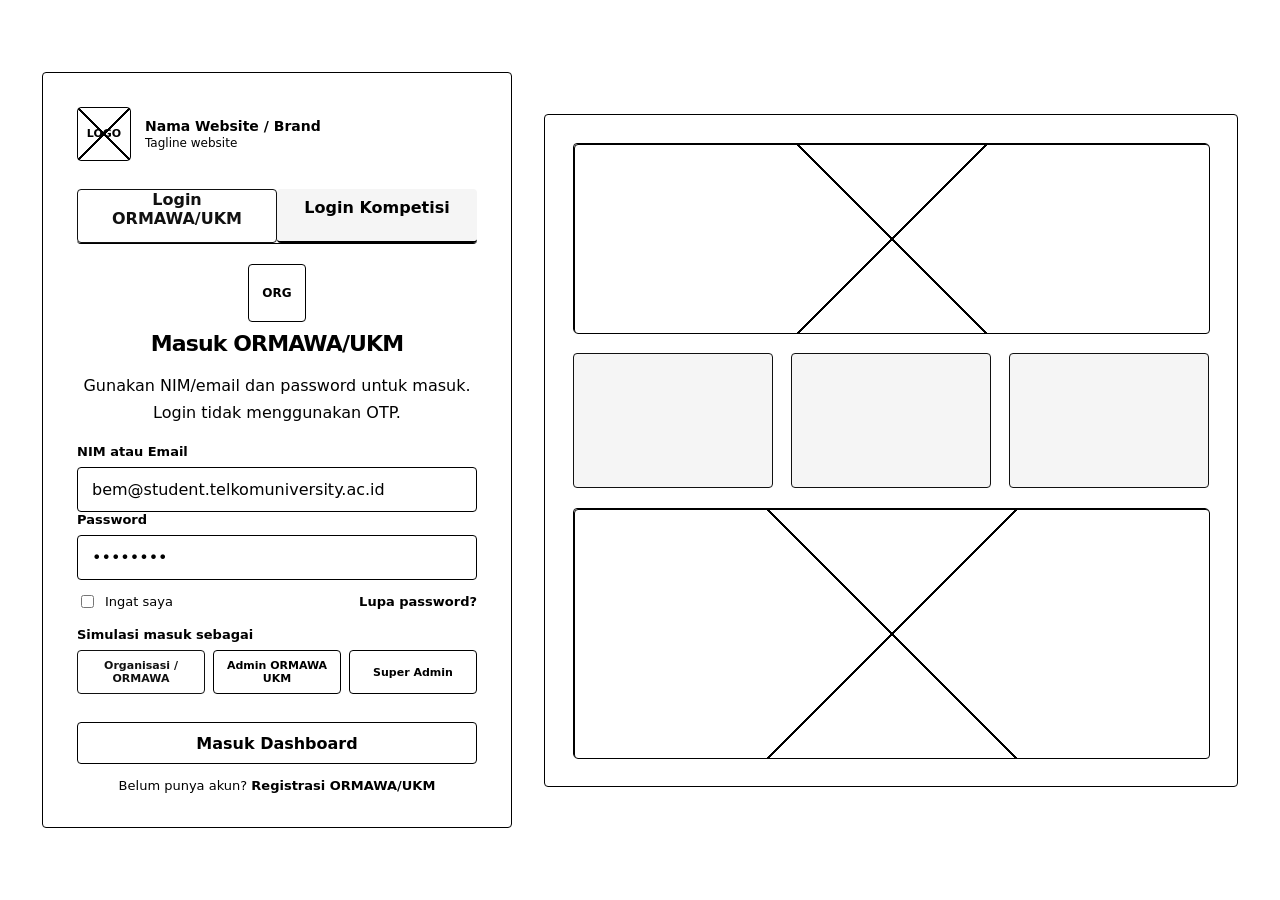
<file: index.html>
<!doctype html>
<html lang="id">
<head>
  <meta charset="utf-8">
  <meta name="viewport" content="width=device-width, initial-scale=1">
  <title>Wireframe Prototype</title>
  <link rel="stylesheet" href="styles.css?v=black-white-wireframe-3">
  <link rel="stylesheet" href="wireframe-lock.css?v=black-white-wireframe-3">
</head>
<body class="wireframe-mode">
  <div class="auth-screen" id="authScreen">
    <section class="auth-panel auth-panel-wide">
      <div class="brand-lockup">
        <span class="wire-image-placeholder">LOGO</span>
        <div>
          <h1>Nama Website</h1>
          <p>Tagline Website</p>
        </div>
      </div>

      <div class="auth-tabs" role="tablist">
        <button class="active" type="button" data-auth-tab="ormawa">Login ORMAWA/UKM</button>
        <button type="button" data-auth-tab="kompetisi">Login Kompetisi</button>
      </div>

      <input type="hidden" id="loginRole" value="organization">

      <div class="login-panel active" id="loginOrmawaPanel">
        <div class="auth-copy compact">
          <span class="auth-icon red">ORG</span>
          <h2>Masuk ORMAWA/UKM</h2>
          <p>Gunakan NIM/email dan password untuk masuk. Login tidak menggunakan OTP.</p>
        </div>
        <label class="field-label">NIM atau Email</label>
        <input class="select-input" value="bem@student.telkomuniversity.ac.id">
        <label class="field-label">Password</label>
        <input class="select-input" type="password" value="password">
        <div class="auth-row"><label><input type="checkbox"> Ingat saya</label><button type="button" class="link-btn">Lupa password?</button></div>
        <div class="field-label">Simulasi masuk sebagai</div>
        <div class="role-login-grid">
          <button type="button" class="role-login active" data-login-role="organization">Organisasi / ORMAWA</button>
          <button type="button" class="role-login" data-login-role="admin_ormawa">Admin ORMAWA UKM</button>
          <button type="button" class="role-login" data-login-role="super_admin">Super Admin</button>
        </div>
        <button class="primary-btn" id="loginBtn">Masuk Dashboard</button>
        <p class="auth-bottom">Belum punya akun? <button type="button" class="link-btn red" data-open-register="ormawa">Registrasi ORMAWA/UKM</button></p>
      </div>

      <div class="login-panel" id="loginKompetisiPanel">
        <div class="auth-copy compact">
          <span class="auth-icon blue">KOM</span>
          <h2>Masuk Kompetisi Mandiri</h2>
          <p>Mahasiswa kompetisi dan admin kompetisi masuk menggunakan email/NIM dan password.</p>
        </div>
        <label class="field-label">NIM atau Email</label>
        <input class="select-input" value="nadia@student.telkomuniversity.ac.id">
        <label class="field-label">Password</label>
        <input class="select-input" type="password" value="password">
        <div class="auth-row"><label><input type="checkbox"> Ingat saya</label><button type="button" class="link-btn blue">Lupa password?</button></div>
        <div class="field-label">Simulasi masuk sebagai</div>
        <div class="role-login-grid">
          <button type="button" class="role-login active blue" data-login-role="mahasiswa_kompetisi">Mahasiswa Kompetisi</button>
          <button type="button" class="role-login blue" data-login-role="admin_kompetisi">Admin Kompetisi</button>
          <button type="button" class="role-login blue" data-login-role="super_admin">Super Admin</button>
        </div>
        <button class="primary-btn blue-btn" id="loginKompetisiBtn" type="button">Masuk Dashboard</button>
        <p class="auth-bottom">Belum punya akun? <button type="button" class="link-btn blue" data-open-register="kompetisi">Registrasi Mahasiswa Kompetisi</button></p>
      </div>
    </section>

    <aside class="auth-preview" aria-hidden="true">
      <div class="preview-card wide"></div>
      <div class="preview-grid"><div></div><div></div><div></div></div>
      <div class="preview-table"></div>
    </aside>
  </div>

  <div class="app-shell is-hidden" id="appShell">
    <aside class="sidebar" id="sidebar">
      <div class="sidebar-brand">
        <span class="wire-image-placeholder small">LOGO</span>
        <div>
          <strong>Nama Website</strong>
          <small>Tagline / Subjudul Website</small>
        </div>
      </div>
      <div class="role-pill" id="rolePill"></div>
      <nav class="sidebar-nav" id="sidebarNav"></nav>
      <div class="sidebar-footer">
        <div class="demo-toggle">
          <div><strong>Mode Demo</strong><span>Buka semua alur prototype</span></div>
          <button class="switch is-on" aria-label="Mode Demo"><span></span></button>
        </div>
        <button class="ghost-btn full" id="logoutBtn">Logout</button>
      </div>
    </aside>

    <main class="main-area">
      <header class="topbar">
        <button class="icon-btn mobile-only" id="menuBtn">Menu</button>
        <div class="page-heading">
          <p class="top-kicker" id="pageKicker">Dashboard</p>
          <h2 id="pageTitle">Dashboard</h2>
        </div>
        <div class="top-actions">
          <select id="roleSwitcher" class="compact-select"></select>
          <button class="icon-btn" id="themeBtn" title="Toggle theme">Theme</button>
          <button class="notif-btn" id="notifBtn">Notif <span>6</span></button>
          <div class="avatar-block">
            <span class="wire-image-placeholder avatar">IMG</span>
            <div><strong id="userName">Syafarul</strong><small id="userRole">Super Admin</small></div>
          </div>
        </div>
      </header>

      <section class="notification-drawer" id="notificationDrawer">
        <div class="drawer-head"><strong>Notifikasi</strong><button id="closeNotif">x</button></div>
        <div class="notif-list" id="notifList"></div>
      </section>

      <section class="content" id="content"></section>
    </main>
  </div>

  <div class="modal-backdrop" id="modalBackdrop">
    <div class="modal">
      <button class="modal-close" id="modalClose">x</button>
      <span class="eyebrow">Konfirmasi Aksi</span>
      <h3 id="modalTitle">Approve Pengajuan</h3>
      <p id="modalText">Tambahkan catatan sebelum menyimpan perubahan status.</p>
      <textarea placeholder="Catatan admin atau tindak lanjut...">Dokumen sudah sesuai, proses dapat dilanjutkan.</textarea>
      <div class="modal-actions">
        <button class="ghost-btn" id="modalCancel">Batal</button>
        <button class="primary-btn" id="modalOk">Simpan</button>
      </div>
    </div>
  </div>

  <div class="register-preview" id="registerPreview">
    <div class="register-card register-card-wide">
      <button id="registerClose" class="modal-close">x</button>
      <span class="eyebrow" id="registerEyebrow">Registrasi ORMAWA/UKM</span>
      <h3 id="registerTitle">Registrasi Akun ORMAWA/UKM</h3>
      <div class="register-path-tabs">
        <button type="button" class="active" data-register-path="ormawa">ORMAWA/UKM</button>
        <button type="button" data-register-path="kompetisi">Mahasiswa Kompetisi</button>
      </div>
      <div class="register-flow">
        <div class="register-form-area" id="registerFormArea"></div>
        <aside class="otp-side" id="otpSide">
          <h4>Verifikasi OTP Registrasi</h4>
          <p>OTP hanya digunakan saat registrasi. Kode dikirim ke email/WhatsApp setelah data akun dan dokumen diisi.</p>
          <div class="otp-fields"><input value="8"><input value="2"><input value="4"><input value="6"></div>
          <button class="primary-btn full" type="button">Verifikasi OTP</button>
          <small>Simulasi kode OTP: 8246</small>
        </aside>
      </div>
    </div>
  </div>

  <div class="toast" id="toast">Status berhasil diperbarui.</div>
  <script src="app.js?v=black-white-wireframe-3"></script>
</body>
</html>
</file>
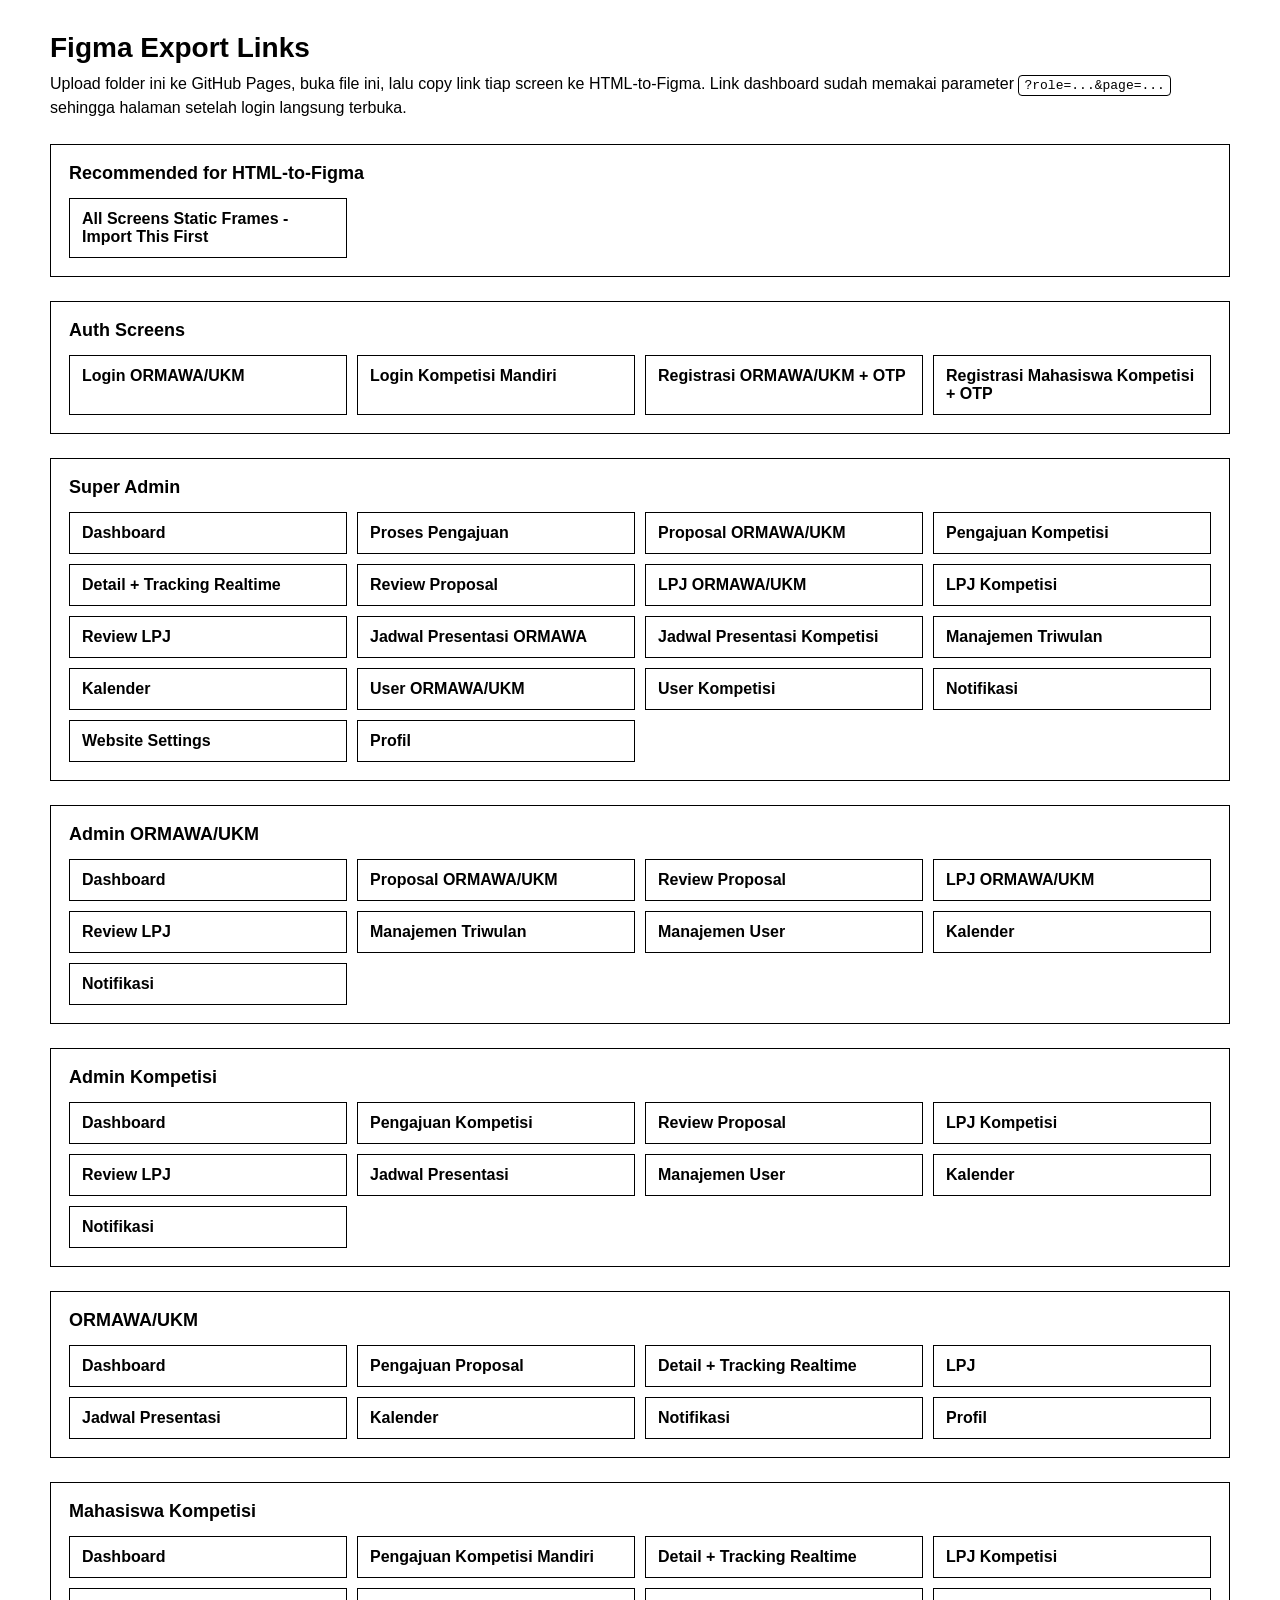
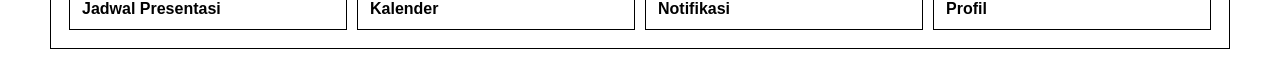
<file: figma-export.html>
<!doctype html>
<html lang="id">
<head>
  <meta charset="utf-8">
  <meta name="viewport" content="width=device-width, initial-scale=1">
  <title>Figma Export Links - Wireframe</title>
  <style>
    body { margin: 0; font-family: Arial, sans-serif; background: #fff; color: #000; }
    main { max-width: 1180px; margin: 0 auto; padding: 32px 20px; }
    h1 { margin: 0 0 8px; font-size: 28px; }
    p { margin: 0 0 22px; color: #000; line-height: 1.5; }
    section { margin-top: 24px; padding: 18px; border: 1px solid #000; border-radius: 0; background: #fff; }
    h2 { margin: 0 0 14px; font-size: 18px; }
    .grid { display: grid; grid-template-columns: repeat(auto-fill, minmax(260px, 1fr)); gap: 10px; }
    a { display: block; padding: 11px 12px; border: 1px solid #000; border-radius: 0; background: #fff; color: #000; font-weight: 700; text-decoration: none; }
    a:hover { background: #fff; }
    code { background: #fff; border: 1px solid #000; padding: 2px 5px; border-radius: 4px; }
  </style>
</head>
<body>
<main>
  <h1>Figma Export Links</h1>
  <p>Upload folder ini ke GitHub Pages, buka file ini, lalu copy link tiap screen ke HTML-to-Figma. Link dashboard sudah memakai parameter <code>?role=...&page=...</code> sehingga halaman setelah login langsung terbuka.</p>

  

  <section><h2>Recommended for HTML-to-Figma</h2><div class="grid"><a href="figma-static-screens.html">All Screens Static Frames - Import This First</a></div></section>

  <section>
    <h2>Auth Screens</h2>
    <div class="grid">
      <a href="index.html?screen=login_ormawa">Login ORMAWA/UKM</a>
      <a href="index.html?screen=login_kompetisi">Login Kompetisi Mandiri</a>
      <a href="index.html?screen=register_ormawa">Registrasi ORMAWA/UKM + OTP</a>
      <a href="index.html?screen=register_kompetisi">Registrasi Mahasiswa Kompetisi + OTP</a>
    </div>
  </section>

  

  <section>
    <h2>Super Admin</h2>
    <div class="grid">
      <a href="index.html?role=super_admin&page=dashboard">Dashboard</a><a href="index.html?role=super_admin&page=process">Proses Pengajuan</a><a href="index.html?role=super_admin&page=proposal_ormawa">Proposal ORMAWA/UKM</a><a href="index.html?role=super_admin&page=kompetisi">Pengajuan Kompetisi</a><a href="index.html?role=super_admin&page=detail_pengajuan">Detail + Tracking Realtime</a><a href="index.html?role=super_admin&page=review_proposal">Review Proposal</a><a href="index.html?role=super_admin&page=lpj_ormawa">LPJ ORMAWA/UKM</a><a href="index.html?role=super_admin&page=lpj_kompetisi">LPJ Kompetisi</a><a href="index.html?role=super_admin&page=review_lpj">Review LPJ</a><a href="index.html?role=super_admin&page=jadwal_ormawa">Jadwal Presentasi ORMAWA</a><a href="index.html?role=super_admin&page=jadwal_kompetisi">Jadwal Presentasi Kompetisi</a><a href="index.html?role=super_admin&page=triwulan">Manajemen Triwulan</a><a href="index.html?role=super_admin&page=calendar">Kalender</a><a href="index.html?role=super_admin&page=users_ormawa">User ORMAWA/UKM</a><a href="index.html?role=super_admin&page=users_kompetisi">User Kompetisi</a><a href="index.html?role=super_admin&page=notifications">Notifikasi</a><a href="index.html?role=super_admin&page=settings">Website Settings</a><a href="index.html?role=super_admin&page=profile">Profil</a>
    </div>
  </section>

  

  <section>
    <h2>Admin ORMAWA/UKM</h2>
    <div class="grid">
      <a href="index.html?role=admin_ormawa&page=dashboard">Dashboard</a><a href="index.html?role=admin_ormawa&page=proposal_ormawa">Proposal ORMAWA/UKM</a><a href="index.html?role=admin_ormawa&page=review_proposal">Review Proposal</a><a href="index.html?role=admin_ormawa&page=lpj_ormawa">LPJ ORMAWA/UKM</a><a href="index.html?role=admin_ormawa&page=review_lpj">Review LPJ</a><a href="index.html?role=admin_ormawa&page=triwulan">Manajemen Triwulan</a><a href="index.html?role=admin_ormawa&page=users_ormawa">Manajemen User</a><a href="index.html?role=admin_ormawa&page=calendar">Kalender</a><a href="index.html?role=admin_ormawa&page=notifications">Notifikasi</a>
    </div>
  </section>

  

  <section>
    <h2>Admin Kompetisi</h2>
    <div class="grid">
      <a href="index.html?role=admin_kompetisi&page=dashboard">Dashboard</a><a href="index.html?role=admin_kompetisi&page=kompetisi">Pengajuan Kompetisi</a><a href="index.html?role=admin_kompetisi&page=review_proposal">Review Proposal</a><a href="index.html?role=admin_kompetisi&page=lpj_kompetisi">LPJ Kompetisi</a><a href="index.html?role=admin_kompetisi&page=review_lpj">Review LPJ</a><a href="index.html?role=admin_kompetisi&page=jadwal_kompetisi">Jadwal Presentasi</a><a href="index.html?role=admin_kompetisi&page=users_kompetisi">Manajemen User</a><a href="index.html?role=admin_kompetisi&page=calendar">Kalender</a><a href="index.html?role=admin_kompetisi&page=notifications">Notifikasi</a>
    </div>
  </section>

  

  <section>
    <h2>ORMAWA/UKM</h2>
    <div class="grid">
      <a href="index.html?role=organization&page=dashboard">Dashboard</a><a href="index.html?role=organization&page=proposal_ormawa">Pengajuan Proposal</a><a href="index.html?role=organization&page=detail_pengajuan">Detail + Tracking Realtime</a><a href="index.html?role=organization&page=lpj_ormawa">LPJ</a><a href="index.html?role=organization&page=jadwal_ormawa">Jadwal Presentasi</a><a href="index.html?role=organization&page=calendar">Kalender</a><a href="index.html?role=organization&page=notifications">Notifikasi</a><a href="index.html?role=organization&page=profile">Profil</a>
    </div>
  </section>

  

  <section>
    <h2>Mahasiswa Kompetisi</h2>
    <div class="grid">
      <a href="index.html?role=mahasiswa_kompetisi&page=dashboard">Dashboard</a><a href="index.html?role=mahasiswa_kompetisi&page=kompetisi">Pengajuan Kompetisi Mandiri</a><a href="index.html?role=mahasiswa_kompetisi&page=detail_pengajuan">Detail + Tracking Realtime</a><a href="index.html?role=mahasiswa_kompetisi&page=lpj_kompetisi">LPJ Kompetisi</a><a href="index.html?role=mahasiswa_kompetisi&page=jadwal_kompetisi">Jadwal Presentasi</a><a href="index.html?role=mahasiswa_kompetisi&page=calendar">Kalender</a><a href="index.html?role=mahasiswa_kompetisi&page=notifications">Notifikasi</a><a href="index.html?role=mahasiswa_kompetisi&page=profile">Profil</a>
    </div>
  </section>
</main>
</body>
</html>
</file>
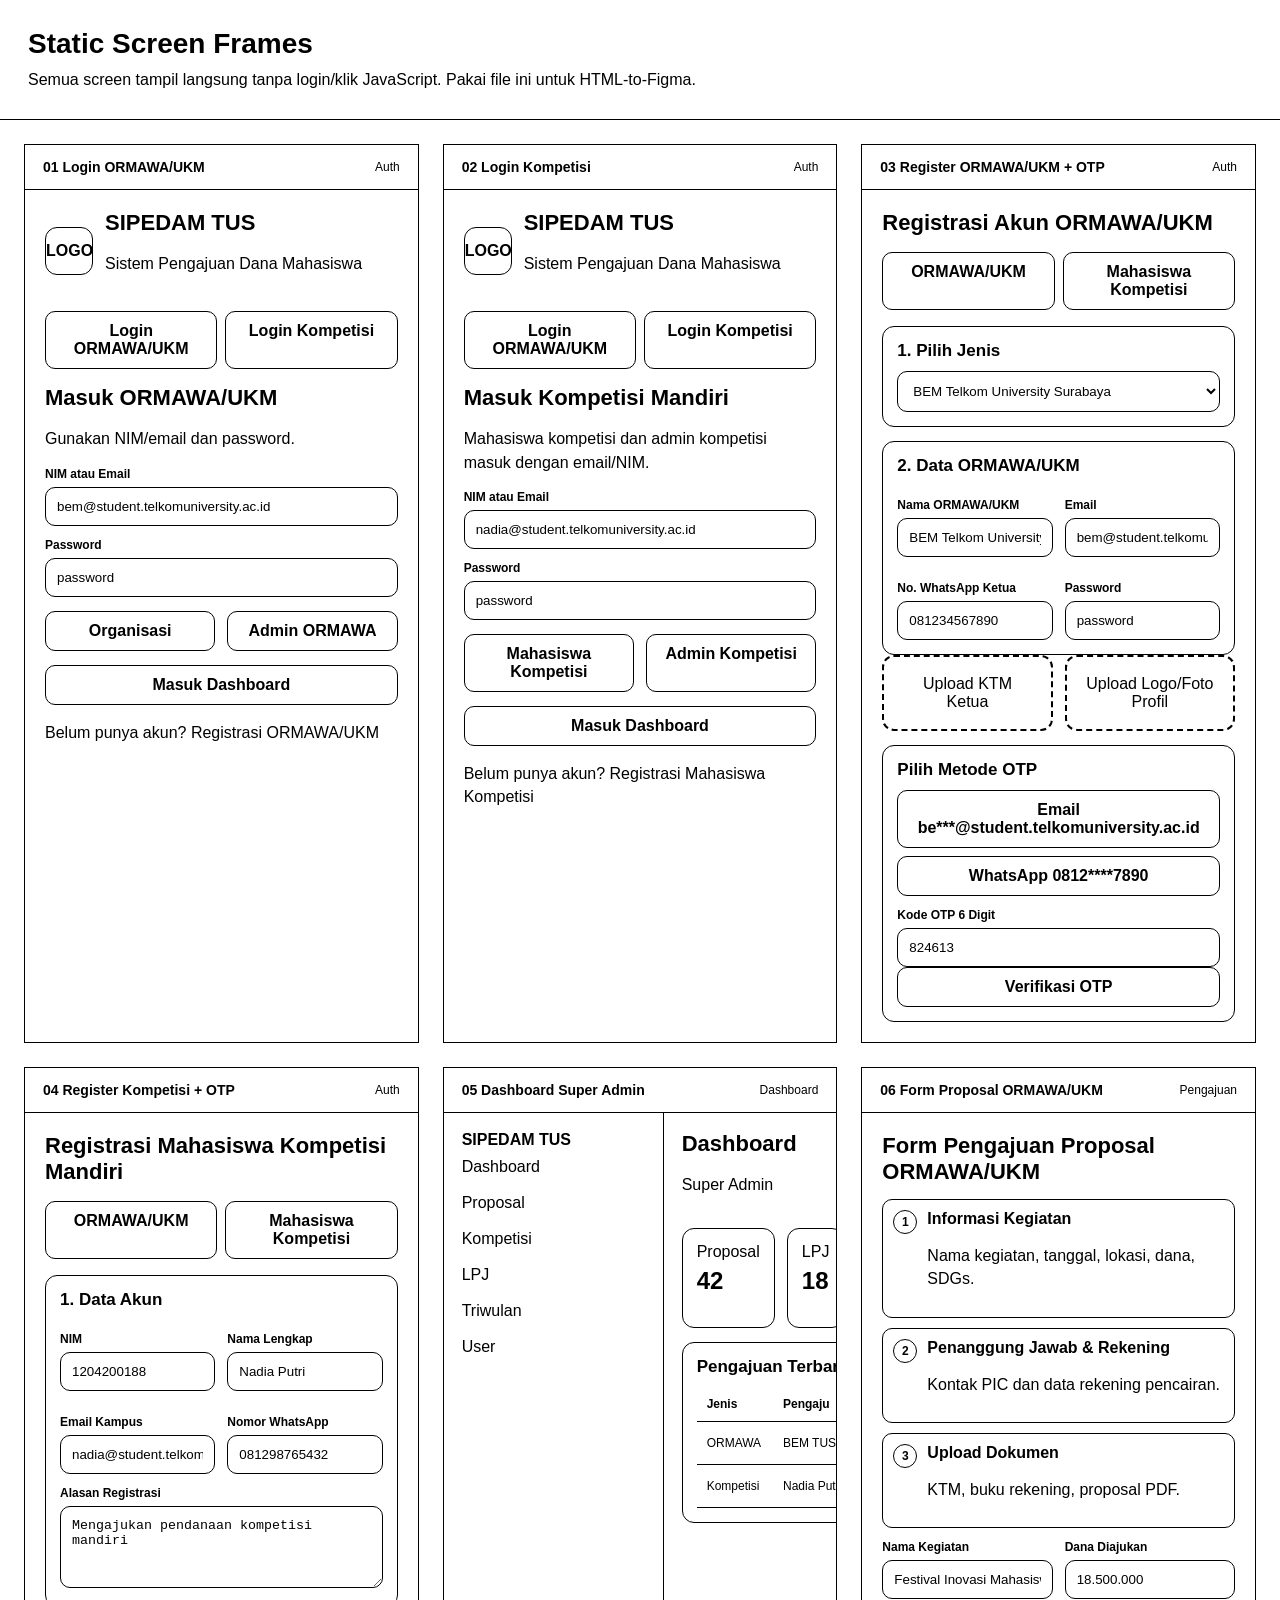
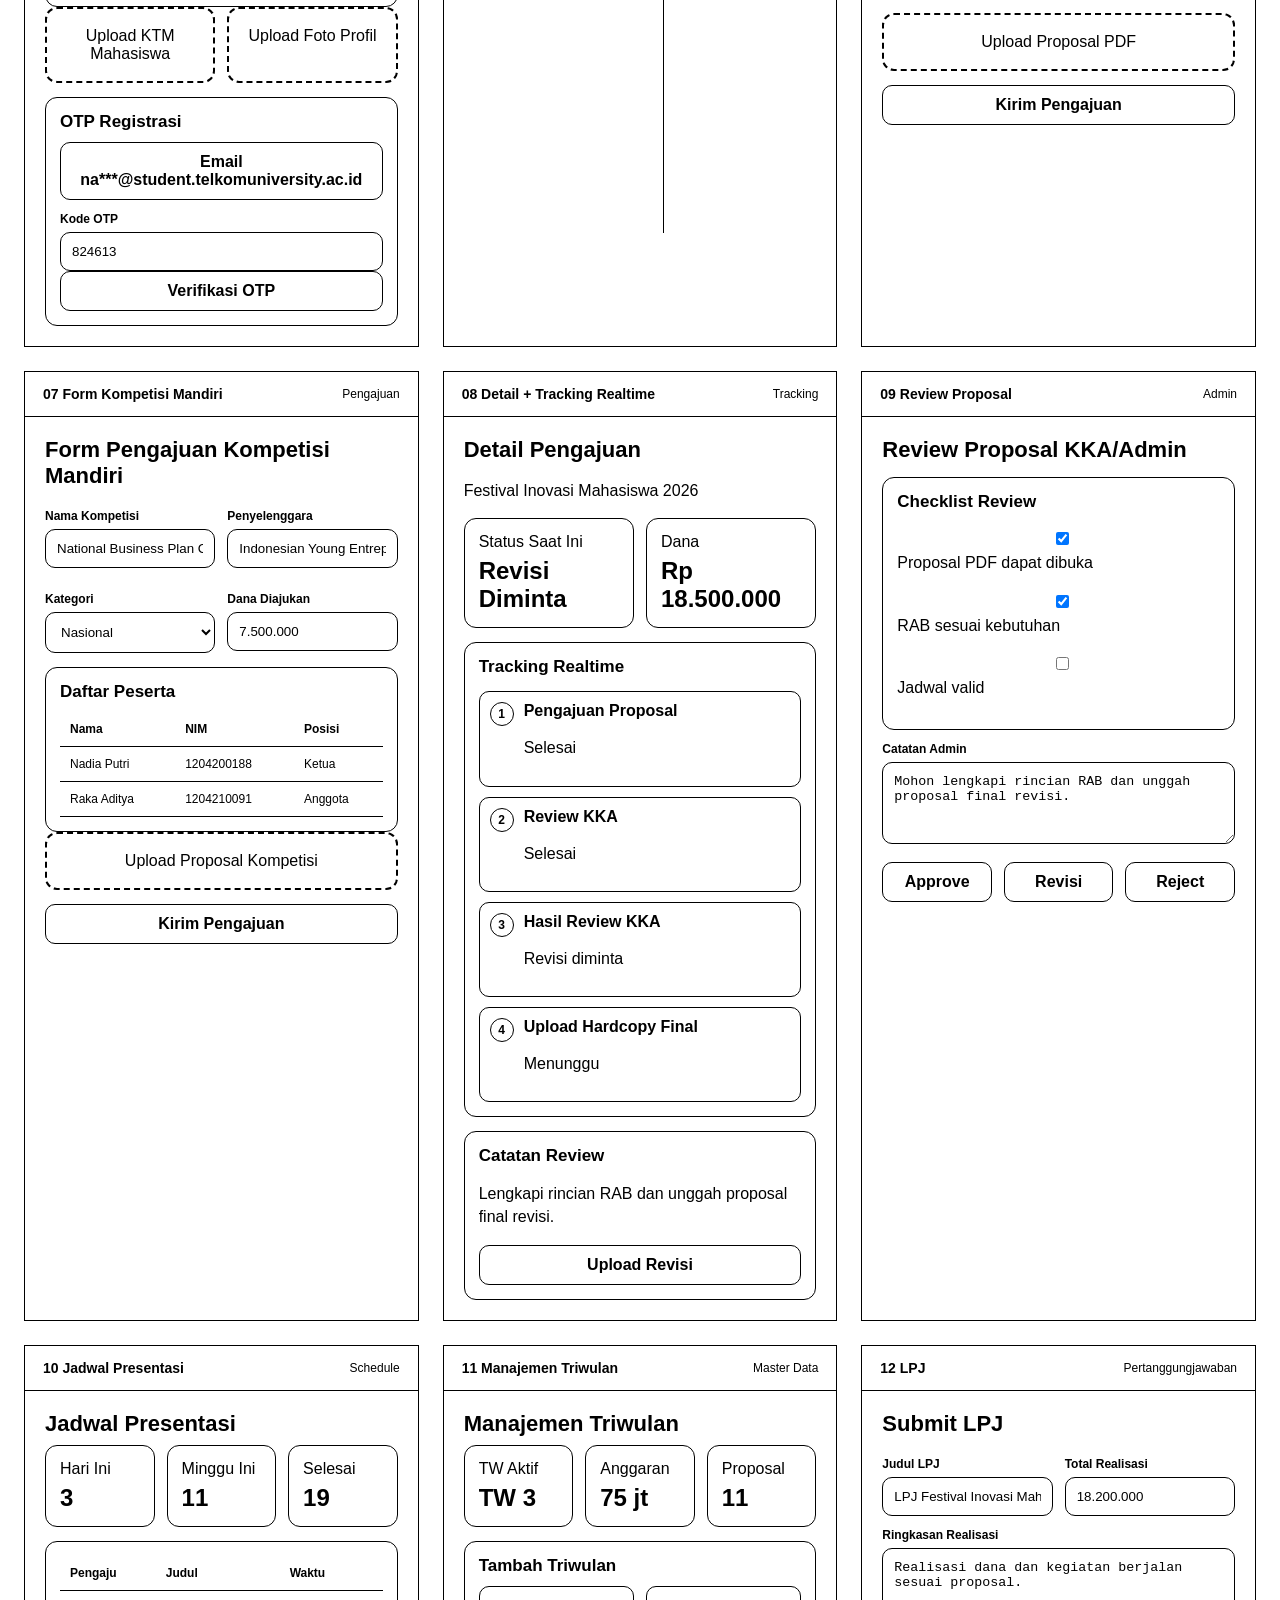
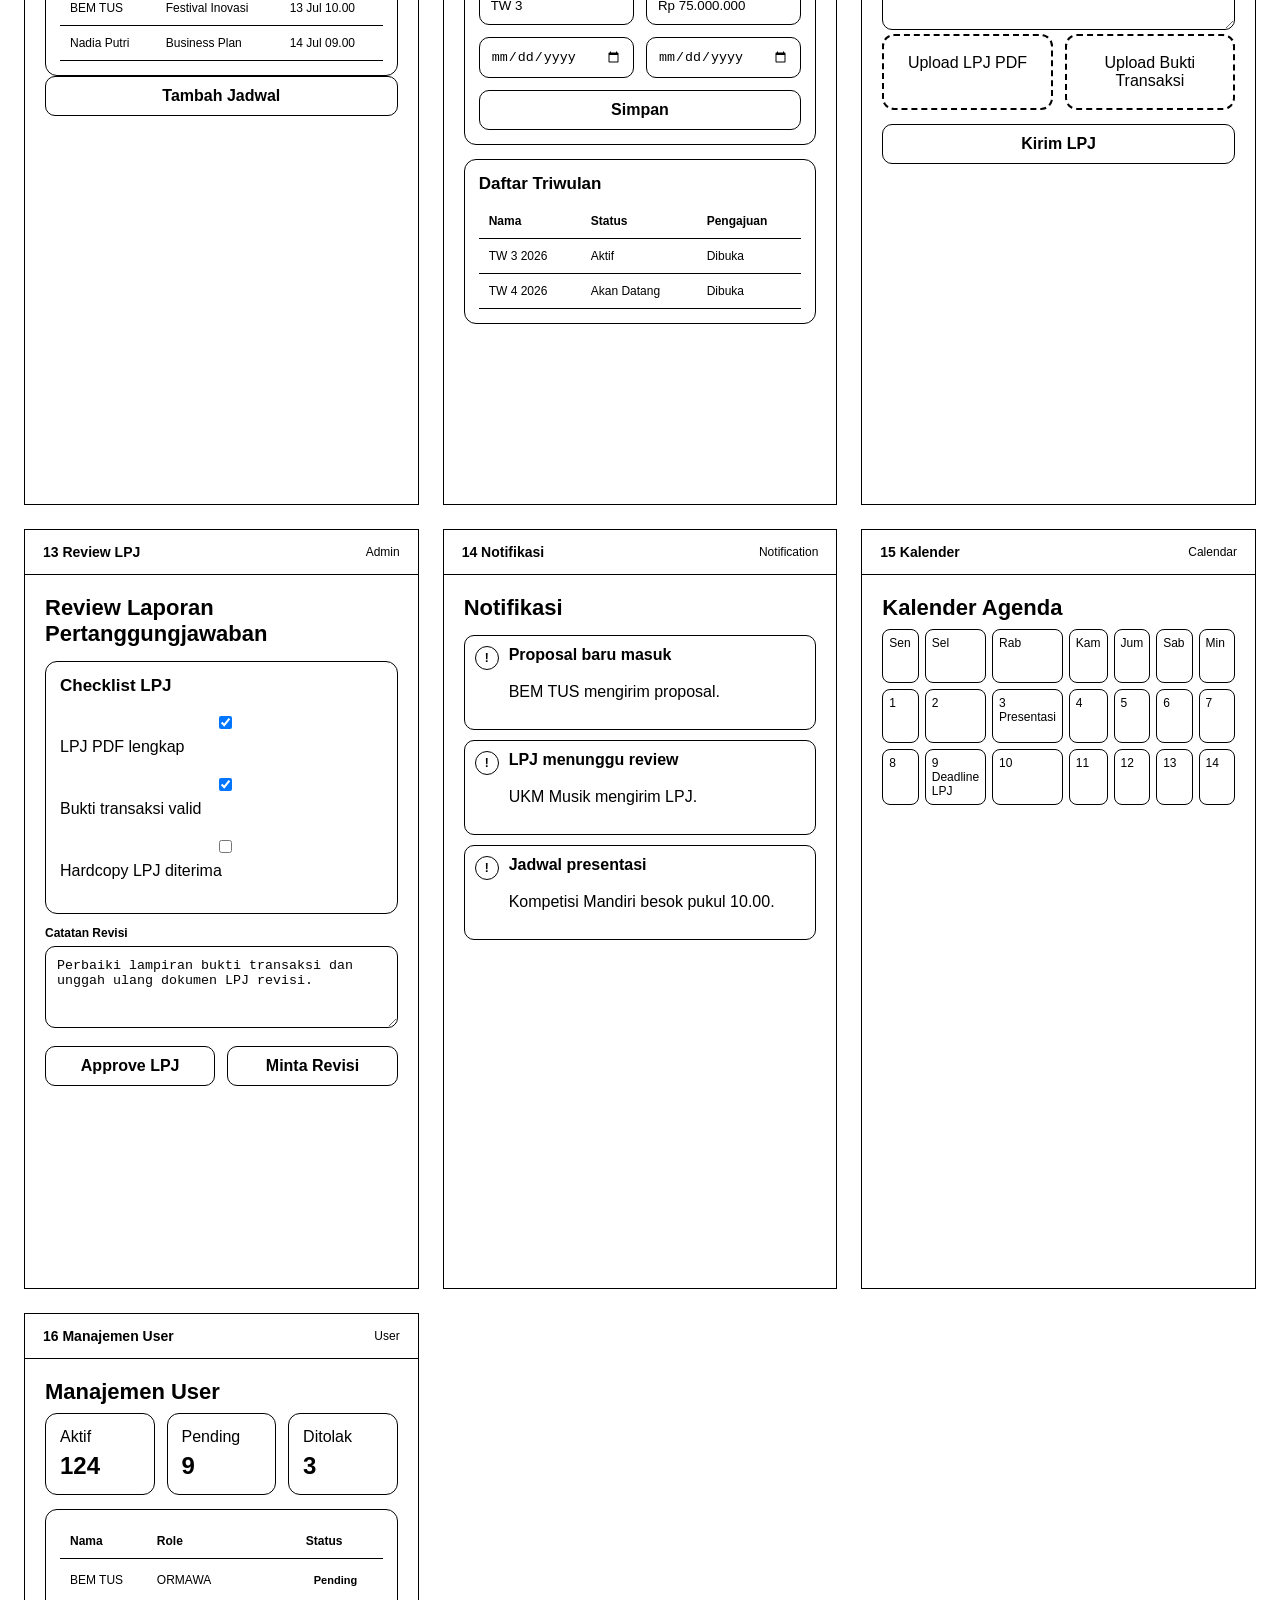
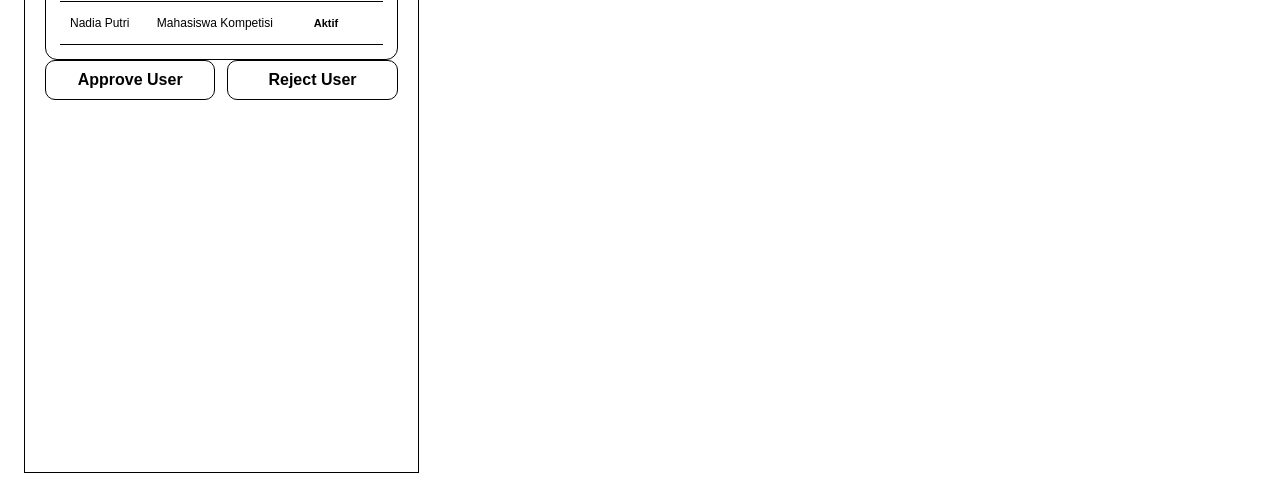
<file: figma-static-screens.html>
<!doctype html>
<html lang="id">
<head>
  <meta charset="utf-8">
  <meta name="viewport" content="width=device-width, initial-scale=1">
  <title>Static Screens Export - Wireframe</title>
  <style>\n    * { box-shadow:none !important; text-shadow:none !important; }\n    body, section, div, aside, main, header, table, tr, td, th, input, textarea, select, .frame, .panel, .stat, .chip, .btn, .ghost, .tab, .side, .main { background:#fff !important; color:#000 !important; border-color:#000 !important; }
    :root { --blue:#000; --ink:#000; --muted:#000; --line:#000; --soft:#000; --card:#000; }
    * { box-sizing: border-box; }
    body { margin:0; font-family: Arial, sans-serif; background:#fff; color:#000; }
    .export-head { padding:28px; background:#fff; border-bottom:1px solid #000; position:sticky; top:0; z-index:2; }
    .export-head h1 { margin:0 0 8px; font-size:28px; }
    .export-head p { margin:0; color:var(--muted); }
    .board { display:grid; grid-template-columns:repeat(auto-fit,minmax(390px,1fr)); gap:24px; padding:24px; }
    .frame { min-height:760px; background:#fff; border:1px solid #000; border-radius:0; overflow:hidden; box-shadow:none; }
    .frame-title { padding:14px 18px; border-bottom:1px solid var(--line); background:#fff; display:flex; justify-content:space-between; gap:12px; align-items:center; }
    .frame-title strong { font-size:14px; } .frame-title span { color:var(--muted); font-size:12px; }
    .screen { padding:20px; }
    .brand { display:flex; gap:12px; align-items:center; margin-bottom:20px; }
    .logo { width:48px; height:48px; border-radius:12px; background:#fff; color:#000; border:1px solid #000; display:grid; place-items:center; font-weight:800; }
    h2 { margin:0 0 8px; font-size:22px; } h3 { margin:0 0 10px; font-size:17px; } p { color:var(--muted); line-height:1.45; }
    label { display:block; margin:12px 0 6px; font-size:12px; font-weight:800; color:#000; }
    input, textarea, select { width:100%; border:1px solid var(--line); border-radius:10px; padding:11px; background:#fff; color:#000; }
    textarea { min-height:82px; }
    .tabs,.seg { display:grid; grid-template-columns:1fr 1fr; gap:8px; margin:16px 0; }
    .tab,.chip,.btn,.ghost { border:1px solid var(--line); border-radius:10px; padding:10px 12px; font-weight:800; text-align:center; background:#fff; color:#000; }
    .tab.active,.btn { background:#fff; color:#000; border:1px solid #000; border-color:var(--blue); }
    .ghost { background:#fff; color:#000; }
    .grid2 { display:grid; grid-template-columns:1fr 1fr; gap:12px; } .grid3 { display:grid; grid-template-columns:repeat(3,1fr); gap:12px; }
    .stat { border:1px solid var(--line); border-radius:12px; padding:14px; background:#fff; } .stat b { display:block; font-size:24px; margin-top:6px; }
    .panel { border:1px solid var(--line); border-radius:12px; padding:14px; margin-top:14px; background:#fff; }
    table { width:100%; border-collapse:collapse; font-size:12px; } th,td { padding:10px; border-bottom:1px solid var(--line); text-align:left; } th { color:#000; }
    .status { display:inline-block; padding:5px 8px; border-radius:999px; background:#fff; color:#000; font-size:11px; font-weight:800; }
    .steps { display:grid; gap:10px; margin-top:14px; } .step { display:flex; gap:10px; align-items:flex-start; padding:10px; border:1px solid var(--line); border-radius:10px; background:#fff; }
    .dot { width:24px; height:24px; border-radius:50%; background:#fff; color:#000; border:1px solid #000; display:grid; place-items:center; font-size:12px; font-weight:800; flex:none; }
    .upload { border:2px dashed var(--line); border-radius:12px; padding:18px; text-align:center; background:#fff; color:#000; }
    .side-layout { display:grid; grid-template-columns:220px 1fr; min-height:720px; } .side { background:#fff; color:#000; border-right:1px solid #000; padding:18px; } .side a { display:block; color:#000; padding:9px 0; text-decoration:none; }
    .main { padding:18px; background:#fff; } .top { display:flex; justify-content:space-between; gap:12px; align-items:center; margin-bottom:16px; }
    .calendar { display:grid; grid-template-columns:repeat(7,1fr); gap:6px; } .day { min-height:54px; border:1px solid var(--line); border-radius:8px; padding:6px; background:#fff; font-size:12px; }
    @media (max-width:700px){ .side-layout,.grid2,.grid3{grid-template-columns:1fr}.frame{min-height:auto} }
  </style>
</head>
<body>
  <header class="export-head"><h1>Static Screen Frames</h1><p>Semua screen tampil langsung tanpa login/klik JavaScript. Pakai file ini untuk HTML-to-Figma.</p></header>
  <main class="board">
    <section class="frame"><div class="frame-title"><strong>01 Login ORMAWA/UKM</strong><span>Auth</span></div><div class="screen"><div class="brand"><div class="logo">LOGO</div><div><h2>SIPEDAM TUS</h2><p>Sistem Pengajuan Dana Mahasiswa</p></div></div><div class="tabs"><div class="tab active">Login ORMAWA/UKM</div><div class="tab">Login Kompetisi</div></div><h2>Masuk ORMAWA/UKM</h2><p>Gunakan NIM/email dan password.</p><label>NIM atau Email</label><input value="bem@student.telkomuniversity.ac.id"><label>Password</label><input value="password"><div class="grid2" style="margin-top:14px"><div class="chip">Organisasi</div><div class="chip">Admin ORMAWA</div></div><div class="btn" style="margin-top:14px">Masuk Dashboard</div><p>Belum punya akun? Registrasi ORMAWA/UKM</p></div></section>
    <section class="frame"><div class="frame-title"><strong>02 Login Kompetisi</strong><span>Auth</span></div><div class="screen"><div class="brand"><div class="logo">LOGO</div><div><h2>SIPEDAM TUS</h2><p>Sistem Pengajuan Dana Mahasiswa</p></div></div><div class="tabs"><div class="tab">Login ORMAWA/UKM</div><div class="tab active">Login Kompetisi</div></div><h2>Masuk Kompetisi Mandiri</h2><p>Mahasiswa kompetisi dan admin kompetisi masuk dengan email/NIM.</p><label>NIM atau Email</label><input value="nadia@student.telkomuniversity.ac.id"><label>Password</label><input value="password"><div class="grid2" style="margin-top:14px"><div class="chip">Mahasiswa Kompetisi</div><div class="chip">Admin Kompetisi</div></div><div class="btn" style="margin-top:14px">Masuk Dashboard</div><p>Belum punya akun? Registrasi Mahasiswa Kompetisi</p></div></section>
    <section class="frame"><div class="frame-title"><strong>03 Register ORMAWA/UKM + OTP</strong><span>Auth</span></div><div class="screen"><h2>Registrasi Akun ORMAWA/UKM</h2><div class="seg"><div class="tab active">ORMAWA/UKM</div><div class="tab">Mahasiswa Kompetisi</div></div><div class="panel"><h3>1. Pilih Jenis</h3><select><option>BEM Telkom University Surabaya</option><option>UKM Robotika</option></select></div><div class="panel"><h3>2. Data ORMAWA/UKM</h3><div class="grid2"><div><label>Nama ORMAWA/UKM</label><input value="BEM Telkom University Surabaya"></div><div><label>Email</label><input value="bem@student.telkomuniversity.ac.id"></div><div><label>No. WhatsApp Ketua</label><input value="081234567890"></div><div><label>Password</label><input value="password"></div></div></div><div class="grid2"><div class="upload">Upload KTM Ketua</div><div class="upload">Upload Logo/Foto Profil</div></div><div class="panel"><h3>Pilih Metode OTP</h3><div class="chip">Email be***@student.telkomuniversity.ac.id</div><div class="chip" style="margin-top:8px">WhatsApp 0812****7890</div><label>Kode OTP 6 Digit</label><input value="824613"><div class="btn">Verifikasi OTP</div></div></div></section>
    <section class="frame"><div class="frame-title"><strong>04 Register Kompetisi + OTP</strong><span>Auth</span></div><div class="screen"><h2>Registrasi Mahasiswa Kompetisi Mandiri</h2><div class="seg"><div class="tab">ORMAWA/UKM</div><div class="tab active">Mahasiswa Kompetisi</div></div><div class="panel"><h3>1. Data Akun</h3><div class="grid2"><div><label>NIM</label><input value="1204200188"></div><div><label>Nama Lengkap</label><input value="Nadia Putri"></div><div><label>Email Kampus</label><input value="nadia@student.telkomuniversity.ac.id"></div><div><label>Nomor WhatsApp</label><input value="081298765432"></div></div><label>Alasan Registrasi</label><textarea>Mengajukan pendanaan kompetisi mandiri</textarea></div><div class="grid2"><div class="upload">Upload KTM Mahasiswa</div><div class="upload">Upload Foto Profil</div></div><div class="panel"><h3>OTP Registrasi</h3><div class="chip">Email na***@student.telkomuniversity.ac.id</div><label>Kode OTP</label><input value="824613"><div class="btn">Verifikasi OTP</div></div></div></section>
    <section class="frame"><div class="frame-title"><strong>05 Dashboard Super Admin</strong><span>Dashboard</span></div><div class="side-layout"><aside class="side"><b>SIPEDAM TUS</b><a>Dashboard</a><a>Proposal</a><a>Kompetisi</a><a>LPJ</a><a>Triwulan</a><a>User</a></aside><div class="main"><div class="top"><div><h2>Dashboard</h2><p>Super Admin</p></div><div class="chip">Notif 6</div></div><div class="grid3"><div class="stat">Proposal<b>42</b></div><div class="stat">LPJ<b>18</b></div><div class="stat">User Pending<b>9</b></div></div><div class="panel"><h3>Pengajuan Terbaru</h3><table><tr><th>Jenis</th><th>Pengaju</th><th>Status</th></tr><tr><td>ORMAWA</td><td>BEM TUS</td><td><span class="status">Review</span></td></tr><tr><td>Kompetisi</td><td>Nadia Putri</td><td><span class="status">Revisi</span></td></tr></table></div></div></div></section>
    <section class="frame"><div class="frame-title"><strong>06 Form Proposal ORMAWA/UKM</strong><span>Pengajuan</span></div><div class="screen"><h2>Form Pengajuan Proposal ORMAWA/UKM</h2><div class="steps"><div class="step"><div class="dot">1</div><div><b>Informasi Kegiatan</b><p>Nama kegiatan, tanggal, lokasi, dana, SDGs.</p></div></div><div class="step"><div class="dot">2</div><div><b>Penanggung Jawab & Rekening</b><p>Kontak PIC dan data rekening pencairan.</p></div></div><div class="step"><div class="dot">3</div><div><b>Upload Dokumen</b><p>KTM, buku rekening, proposal PDF.</p></div></div></div><div class="grid2"><div><label>Nama Kegiatan</label><input value="Festival Inovasi Mahasiswa 2026"></div><div><label>Dana Diajukan</label><input value="18.500.000"></div></div><div class="upload" style="margin-top:14px">Upload Proposal PDF</div><div class="btn" style="margin-top:14px">Kirim Pengajuan</div></div></section>
    <section class="frame"><div class="frame-title"><strong>07 Form Kompetisi Mandiri</strong><span>Pengajuan</span></div><div class="screen"><h2>Form Pengajuan Kompetisi Mandiri</h2><div class="grid2"><div><label>Nama Kompetisi</label><input value="National Business Plan Competition"></div><div><label>Penyelenggara</label><input value="Indonesian Young Entrepreneur Forum"></div><div><label>Kategori</label><select><option>Nasional</option></select></div><div><label>Dana Diajukan</label><input value="7.500.000"></div></div><div class="panel"><h3>Daftar Peserta</h3><table><tr><th>Nama</th><th>NIM</th><th>Posisi</th></tr><tr><td>Nadia Putri</td><td>1204200188</td><td>Ketua</td></tr><tr><td>Raka Aditya</td><td>1204210091</td><td>Anggota</td></tr></table></div><div class="upload">Upload Proposal Kompetisi</div><div class="btn" style="margin-top:14px">Kirim Pengajuan</div></div></section>
    <section class="frame"><div class="frame-title"><strong>08 Detail + Tracking Realtime</strong><span>Tracking</span></div><div class="screen"><h2>Detail Pengajuan</h2><p>Festival Inovasi Mahasiswa 2026</p><div class="grid2"><div class="stat">Status Saat Ini<b>Revisi Diminta</b></div><div class="stat">Dana<b>Rp 18.500.000</b></div></div><div class="panel"><h3>Tracking Realtime</h3><div class="steps"><div class="step"><div class="dot">1</div><div><b>Pengajuan Proposal</b><p>Selesai</p></div></div><div class="step"><div class="dot">2</div><div><b>Review KKA</b><p>Selesai</p></div></div><div class="step"><div class="dot">3</div><div><b>Hasil Review KKA</b><p>Revisi diminta</p></div></div><div class="step"><div class="dot">4</div><div><b>Upload Hardcopy Final</b><p>Menunggu</p></div></div></div></div><div class="panel"><h3>Catatan Review</h3><p>Lengkapi rincian RAB dan unggah proposal final revisi.</p><div class="btn">Upload Revisi</div></div></div></section>
    <section class="frame"><div class="frame-title"><strong>09 Review Proposal</strong><span>Admin</span></div><div class="screen"><h2>Review Proposal KKA/Admin</h2><div class="panel"><h3>Checklist Review</h3><p><input type="checkbox" checked> Proposal PDF dapat dibuka</p><p><input type="checkbox" checked> RAB sesuai kebutuhan</p><p><input type="checkbox"> Jadwal valid</p></div><label>Catatan Admin</label><textarea>Mohon lengkapi rincian RAB dan unggah proposal final revisi.</textarea><div class="grid3" style="margin-top:14px"><div class="btn">Approve</div><div class="ghost">Revisi</div><div class="ghost">Reject</div></div></div></section>
    <section class="frame"><div class="frame-title"><strong>10 Jadwal Presentasi</strong><span>Schedule</span></div><div class="screen"><h2>Jadwal Presentasi</h2><div class="grid3"><div class="stat">Hari Ini<b>3</b></div><div class="stat">Minggu Ini<b>11</b></div><div class="stat">Selesai<b>19</b></div></div><div class="panel"><table><tr><th>Pengaju</th><th>Judul</th><th>Waktu</th></tr><tr><td>BEM TUS</td><td>Festival Inovasi</td><td>13 Jul 10.00</td></tr><tr><td>Nadia Putri</td><td>Business Plan</td><td>14 Jul 09.00</td></tr></table></div><div class="btn">Tambah Jadwal</div></div></section>
    <section class="frame"><div class="frame-title"><strong>11 Manajemen Triwulan</strong><span>Master Data</span></div><div class="screen"><h2>Manajemen Triwulan</h2><div class="grid3"><div class="stat">TW Aktif<b>TW 3</b></div><div class="stat">Anggaran<b>75 jt</b></div><div class="stat">Proposal<b>11</b></div></div><div class="panel"><h3>Tambah Triwulan</h3><div class="grid2"><input value="TW 3"><input value="Rp 75.000.000"><input type="date"><input type="date"></div><div class="btn" style="margin-top:12px">Simpan</div></div><div class="panel"><h3>Daftar Triwulan</h3><table><tr><th>Nama</th><th>Status</th><th>Pengajuan</th></tr><tr><td>TW 3 2026</td><td>Aktif</td><td>Dibuka</td></tr><tr><td>TW 4 2026</td><td>Akan Datang</td><td>Dibuka</td></tr></table></div></div></section>
    <section class="frame"><div class="frame-title"><strong>12 LPJ</strong><span>Pertanggungjawaban</span></div><div class="screen"><h2>Submit LPJ</h2><div class="grid2"><div><label>Judul LPJ</label><input value="LPJ Festival Inovasi Mahasiswa"></div><div><label>Total Realisasi</label><input value="18.200.000"></div></div><label>Ringkasan Realisasi</label><textarea>Realisasi dana dan kegiatan berjalan sesuai proposal.</textarea><div class="grid2"><div class="upload">Upload LPJ PDF</div><div class="upload">Upload Bukti Transaksi</div></div><div class="btn" style="margin-top:14px">Kirim LPJ</div></div></section>
    <section class="frame"><div class="frame-title"><strong>13 Review LPJ</strong><span>Admin</span></div><div class="screen"><h2>Review Laporan Pertanggungjawaban</h2><div class="panel"><h3>Checklist LPJ</h3><p><input type="checkbox" checked> LPJ PDF lengkap</p><p><input type="checkbox" checked> Bukti transaksi valid</p><p><input type="checkbox"> Hardcopy LPJ diterima</p></div><label>Catatan Revisi</label><textarea>Perbaiki lampiran bukti transaksi dan unggah ulang dokumen LPJ revisi.</textarea><div class="grid2" style="margin-top:14px"><div class="btn">Approve LPJ</div><div class="ghost">Minta Revisi</div></div></div></section>
    <section class="frame"><div class="frame-title"><strong>14 Notifikasi</strong><span>Notification</span></div><div class="screen"><h2>Notifikasi</h2><div class="steps"><div class="step"><div class="dot">!</div><div><b>Proposal baru masuk</b><p>BEM TUS mengirim proposal.</p></div></div><div class="step"><div class="dot">!</div><div><b>LPJ menunggu review</b><p>UKM Musik mengirim LPJ.</p></div></div><div class="step"><div class="dot">!</div><div><b>Jadwal presentasi</b><p>Kompetisi Mandiri besok pukul 10.00.</p></div></div></div></div></section>
    <section class="frame"><div class="frame-title"><strong>15 Kalender</strong><span>Calendar</span></div><div class="screen"><h2>Kalender Agenda</h2><div class="calendar"> <div class="day">Sen</div><div class="day">Sel</div><div class="day">Rab</div><div class="day">Kam</div><div class="day">Jum</div><div class="day">Sab</div><div class="day">Min</div><div class="day">1</div><div class="day">2</div><div class="day">3<br>Presentasi</div><div class="day">4</div><div class="day">5</div><div class="day">6</div><div class="day">7</div><div class="day">8</div><div class="day">9<br>Deadline LPJ</div><div class="day">10</div><div class="day">11</div><div class="day">12</div><div class="day">13</div><div class="day">14</div></div></div></section>
    <section class="frame"><div class="frame-title"><strong>16 Manajemen User</strong><span>User</span></div><div class="screen"><h2>Manajemen User</h2><div class="grid3"><div class="stat">Aktif<b>124</b></div><div class="stat">Pending<b>9</b></div><div class="stat">Ditolak<b>3</b></div></div><div class="panel"><table><tr><th>Nama</th><th>Role</th><th>Status</th></tr><tr><td>BEM TUS</td><td>ORMAWA</td><td><span class="status">Pending</span></td></tr><tr><td>Nadia Putri</td><td>Mahasiswa Kompetisi</td><td><span class="status">Aktif</span></td></tr></table></div><div class="grid2"><div class="btn">Approve User</div><div class="ghost">Reject User</div></div></div></section>
  </main>
</body>
</html>
</file>
<file: styles.css>
:root {
  --bg: #f8fafc;
  --surface: #ffffff;
  --surface-soft: #fff7f8;
  --text: #0f172a;
  --muted: #64748b;
  --border: #e2e8f0;
  --rose: #e11d48;
  --rose-dark: #be123c;
  --amber: #f59e0b;
  --emerald: #059669;
  --blue: #2563eb;
  --shadow: 0 22px 60px rgba(15, 23, 42, .08);
  --sidebar: radial-gradient(circle at 0% 0%, rgba(244,63,94,.12), transparent 34%), radial-gradient(circle at 100% 8%, rgba(245,158,11,.10), transparent 30%), linear-gradient(180deg,#ffffff,#fff8f9 54%,#ffffff);
}

body.dark {
  --bg: #0f172a;
  --surface: #111827;
  --surface-soft: #1e293b;
  --text: #f8fafc;
  --muted: #94a3b8;
  --border: rgba(255,255,255,.10);
  --shadow: 0 22px 60px rgba(0,0,0,.26);
  --sidebar: radial-gradient(circle at 0% 0%, rgba(244,63,94,.17), transparent 34%), radial-gradient(circle at 100% 8%, rgba(245,158,11,.08), transparent 30%), linear-gradient(180deg,#0f172a,#111827 54%,#0f172a);
}

* { box-sizing: border-box; }
body { margin: 0; font-family: Inter, system-ui, sans-serif; background: var(--bg); color: var(--text); }
button, select, input, textarea { font: inherit; }
button { cursor: pointer; }
.is-hidden { display: none !important; }

.auth-screen { min-height: 100vh; display: grid; grid-template-columns: minmax(320px, 470px) 1fr; gap: 32px; align-items: center; padding: 42px; background: radial-gradient(circle at 10% 0%, rgba(225,29,72,.12), transparent 28%), linear-gradient(135deg,#fff,#fff7f8 55%,#f8fafc); }
.auth-panel { background: rgba(255,255,255,.9); border: 1px solid rgba(244,63,94,.15); border-radius: 28px; padding: 34px; box-shadow: var(--shadow); }
.brand-lockup { display: flex; gap: 14px; align-items: center; }
.brand-lockup img { width: 74px; height: 74px; object-fit: contain; }
.brand-lockup h1 { margin: 0; font-size: 27px; letter-spacing: -.02em; }
.brand-lockup span, .sidebar-brand span { color: #b6252a; }
.brand-lockup p, .sidebar-brand small { margin: 2px 0 0; color: var(--muted); font-size: 12px; }
.auth-copy { margin: 38px 0 24px; }
.eyebrow { display: inline-flex; color: var(--rose-dark); background: #fff1f2; border: 1px solid #ffe4e6; border-radius: 999px; padding: 7px 11px; font-size: 11px; font-weight: 800; text-transform: uppercase; }
.auth-copy h2 { font-size: 32px; line-height: 1.08; letter-spacing: -.04em; margin: 16px 0 12px; }
.auth-copy p { color: var(--muted); line-height: 1.7; }
.field-label { display: block; margin-bottom: 8px; color: var(--text); font-size: 13px; font-weight: 800; }
.select-input, .compact-select, .filter-input { width: 100%; border: 1px solid var(--border); background: var(--surface); color: var(--text); border-radius: 14px; padding: 12px 14px; outline: none; }
.primary-btn, .ghost-btn, .danger-btn { min-height: 42px; border: 0; border-radius: 13px; padding: 10px 16px; font-weight: 800; display: inline-flex; justify-content: center; align-items: center; gap: 8px; }
.primary-btn { background: linear-gradient(135deg, var(--rose), #ef4444 55%, var(--amber)); color: white; box-shadow: 0 12px 24px rgba(225,29,72,.18); }
.ghost-btn { color: var(--text); background: var(--surface); border: 1px solid var(--border); }
.danger-btn { background: #fff1f2; color: #be123c; border: 1px solid #fecdd3; }
.auth-panel .primary-btn { margin-top: 14px; width: 100%; }
.auth-preview { min-height: 620px; border-radius: 34px; padding: 28px; background: rgba(255,255,255,.55); border: 1px solid rgba(255,255,255,.72); box-shadow: var(--shadow); }
.preview-card, .preview-grid div, .preview-table { border-radius: 24px; background: linear-gradient(135deg,#fff,#fff1f2); border: 1px solid #ffe4e6; box-shadow: 0 18px 40px rgba(15,23,42,.07); }
.preview-card.wide { height: 190px; }
.preview-grid { display: grid; grid-template-columns: repeat(3,1fr); gap: 18px; margin: 20px 0; }
.preview-grid div { height: 135px; }
.preview-table { height: 250px; }

.app-shell { min-height: 100vh; display: grid; grid-template-columns: 288px 1fr; }
.sidebar { position: sticky; top: 0; height: 100vh; display: flex; flex-direction: column; background: var(--sidebar); border-right: 1px solid rgba(244,63,94,.16); box-shadow: 12px 0 34px rgba(15,23,42,.05); }
.sidebar-brand { padding: 20px 18px; display: flex; align-items: center; gap: 12px; border-bottom: 1px solid var(--border); }
.sidebar-brand img { width: 58px; height: 58px; object-fit: contain; }
.sidebar-brand strong { font-size: 19px; display: block; }
.role-pill { margin: 14px 18px; border: 1px solid #fecdd3; background: rgba(255,241,242,.78); color: #9f1239; border-radius: 16px; padding: 12px; font-size: 12px; font-weight: 800; }
.sidebar-nav { flex: 1; overflow-y: auto; padding: 0 14px 14px; }
.nav-section { margin: 10px 0; }
.nav-title, .nav-link { width: 100%; min-height: 40px; display: flex; align-items: center; justify-content: space-between; gap: 10px; padding: 10px 12px; border-radius: 13px; color: var(--text); text-decoration: none; border: 0; background: transparent; font-size: 13px; font-weight: 800; }
.nav-title:hover, .nav-link:hover { background: rgba(255,255,255,.8); color: var(--rose-dark); }
.nav-link.active, .nav-title.active { background: linear-gradient(135deg, var(--rose), #ef4444 56%, var(--amber)); color: #fff; box-shadow: 0 10px 20px rgba(225,29,72,.16); }
.nav-children { padding-left: 12px; display: grid; gap: 4px; }
.nav-children .nav-link { min-height: 35px; font-size: 12px; font-weight: 700; }
.badge-count { min-width: 20px; padding: 3px 6px; border-radius: 999px; background: var(--rose); color: white; font-size: 10px; text-align: center; }
.sidebar-footer { padding: 14px; border-top: 1px solid var(--border); }
.demo-toggle { display: flex; align-items: center; justify-content: space-between; gap: 12px; border: 1px solid var(--border); background: rgba(255,255,255,.72); border-radius: 16px; padding: 12px; margin-bottom: 10px; }
.demo-toggle strong { display: block; font-size: 12px; }
.demo-toggle span { display: block; color: var(--muted); font-size: 10px; }
.switch { width: 38px; height: 22px; border: 0; border-radius: 999px; background: var(--amber); padding: 3px; }
.switch span { display: block; width: 16px; height: 16px; border-radius: 50%; background: white; transform: translateX(16px); }
.full { width: 100%; }

.main-area { min-width: 0; }
.topbar { position: sticky; top: 0; z-index: 20; min-height: 76px; display: flex; align-items: center; justify-content: space-between; gap: 18px; padding: 14px 26px; background: rgba(248,250,252,.84); backdrop-filter: blur(18px); border-bottom: 1px solid var(--border); }
body.dark .topbar { background: rgba(15,23,42,.84); }
.top-kicker { margin: 0; color: var(--rose-dark); font-size: 11px; font-weight: 900; text-transform: uppercase; letter-spacing: .08em; }
.topbar h2 { margin: 3px 0 0; font-size: 22px; letter-spacing: -.02em; }
.top-actions { display: flex; align-items: center; gap: 10px; }
.compact-select { width: 210px; padding: 10px 12px; font-size: 12px; font-weight: 800; }
.icon-btn, .notif-btn { min-height: 40px; border-radius: 12px; border: 1px solid var(--border); background: var(--surface); color: var(--text); padding: 0 12px; font-weight: 800; }
.notif-btn { position: relative; }
.notif-btn span { position: absolute; top: -6px; right: -6px; background: var(--rose); color: #fff; min-width: 20px; height: 20px; border-radius: 999px; font-size: 10px; display: grid; place-items: center; }
.avatar-block { display: flex; align-items: center; gap: 10px; padding: 6px 10px; border-radius: 14px; background: var(--surface); border: 1px solid var(--border); }
.avatar-block img { width: 34px; height: 34px; border-radius: 50%; object-fit: cover; }
.avatar-block strong, .avatar-block small { display: block; }
.avatar-block strong { font-size: 13px; }
.avatar-block small { color: var(--muted); font-size: 11px; }
.content { padding: 26px; }

.hero { border: 1px solid var(--border); background: radial-gradient(circle at 0% 0%, rgba(244,63,94,.12), transparent 26%), linear-gradient(135deg,var(--surface),var(--surface-soft)); border-radius: 24px; padding: 24px; box-shadow: var(--shadow); display: flex; justify-content: space-between; gap: 22px; }
.hero h1 { margin: 8px 0; font-size: 28px; letter-spacing: -.04em; }
.hero p { margin: 0; color: var(--muted); line-height: 1.6; max-width: 760px; }
.hero-actions { display: flex; gap: 10px; align-items: start; flex-wrap: wrap; }
.stat-grid { display: grid; grid-template-columns: repeat(4,minmax(0,1fr)); gap: 16px; margin: 18px 0; }
.card, .panel { border: 1px solid var(--border); background: var(--surface); border-radius: 20px; box-shadow: 0 12px 30px rgba(15,23,42,.05); }
.card { padding: 18px; min-height: 126px; }
.card small { color: var(--muted); font-weight: 800; text-transform: uppercase; font-size: 10px; letter-spacing: .05em; }
.card strong { display: block; margin: 12px 0 6px; font-size: 29px; letter-spacing: -.03em; }
.card span { color: var(--muted); font-size: 12px; line-height: 1.45; }
.dashboard-grid { display: grid; grid-template-columns: 1.35fr .65fr; gap: 18px; }
.panel { padding: 18px; min-width: 0; }
.panel-head { display: flex; align-items: center; justify-content: space-between; gap: 14px; margin-bottom: 14px; }
.panel-head h3 { margin: 0; font-size: 16px; }
.panel-head p { margin: 4px 0 0; color: var(--muted); font-size: 12px; }
.toolbar { display: grid; grid-template-columns: 1fr 180px 150px auto; gap: 10px; margin: 0 0 14px; }
.table-wrap { overflow-x: auto; border: 1px solid var(--border); border-radius: 16px; }
table { width: 100%; border-collapse: collapse; min-width: 760px; }
th, td { padding: 13px 14px; text-align: left; border-bottom: 1px solid var(--border); font-size: 13px; }
th { background: rgba(241,245,249,.72); color: var(--muted); font-size: 11px; text-transform: uppercase; letter-spacing: .06em; }
body.dark th { background: rgba(30,41,59,.72); }
tr:last-child td { border-bottom: 0; }
.status { display: inline-flex; align-items: center; gap: 6px; border-radius: 999px; padding: 6px 9px; font-size: 11px; font-weight: 900; white-space: nowrap; }
.status.review { color: #92400e; background: #fffbeb; border: 1px solid #fde68a; }
.status.approved { color: #065f46; background: #ecfdf5; border: 1px solid #a7f3d0; }
.status.revision { color: #9f1239; background: #fff1f2; border: 1px solid #fecdd3; }
.status.pending { color: #1d4ed8; background: #eff6ff; border: 1px solid #bfdbfe; }
.status.rejected { color: #991b1b; background: #fef2f2; border: 1px solid #fecaca; }
.action-row { display: flex; gap: 7px; flex-wrap: wrap; }
.mini-btn { min-height: 31px; padding: 7px 10px; border-radius: 10px; border: 1px solid var(--border); background: var(--surface); color: var(--text); font-size: 11px; font-weight: 900; }
.mini-btn.primary { color: #fff; border: 0; background: linear-gradient(135deg,var(--rose),var(--amber)); }
.chart-bars { height: 230px; display: grid; grid-template-columns: repeat(7,1fr); align-items: end; gap: 14px; padding-top: 18px; }
.bar { border-radius: 12px 12px 6px 6px; background: linear-gradient(180deg,var(--rose),var(--amber)); min-height: 26px; position: relative; }
.bar span { position: absolute; bottom: -24px; width: 100%; text-align: center; color: var(--muted); font-size: 11px; font-weight: 800; }
.timeline { display: grid; gap: 12px; }
.timeline-item { position: relative; padding-left: 28px; }
.timeline-item:before { content: ''; position: absolute; left: 4px; top: 5px; width: 11px; height: 11px; border-radius: 50%; background: var(--rose); box-shadow: 0 0 0 4px #ffe4e6; }
.timeline-item strong { display: block; font-size: 13px; }
.timeline-item span { color: var(--muted); font-size: 12px; line-height: 1.5; }
.detail-layout { display: grid; grid-template-columns: 1fr 360px; gap: 18px; }
.info-grid { display: grid; grid-template-columns: repeat(2,minmax(0,1fr)); gap: 12px; }
.info-box { border: 1px solid var(--border); border-radius: 14px; padding: 13px; background: var(--surface-soft); }
.info-box small { color: var(--muted); display: block; margin-bottom: 6px; }
.info-box strong { font-size: 14px; }
.upload-box { border: 1px dashed #fda4af; background: #fff1f2; color: #9f1239; border-radius: 16px; padding: 18px; font-weight: 800; text-align: center; }
body.dark .upload-box { background: rgba(159,18,57,.16); }
.empty-state { border: 1px dashed var(--border); border-radius: 18px; padding: 36px; text-align: center; color: var(--muted); }
.notification-drawer { display: none; position: fixed; top: 84px; right: 24px; z-index: 50; width: 360px; max-width: calc(100vw - 32px); background: var(--surface); border: 1px solid var(--border); border-radius: 20px; box-shadow: var(--shadow); padding: 14px; }
.notification-drawer.open { display: block; }
.drawer-head { display: flex; align-items: center; justify-content: space-between; margin-bottom: 10px; }
.drawer-head button, .modal-close { border: 0; background: transparent; color: var(--muted); font-weight: 900; font-size: 18px; }
.notif-item { border: 1px solid var(--border); border-radius: 14px; padding: 12px; margin-bottom: 8px; }
.notif-item strong { display: block; font-size: 13px; }
.notif-item span { color: var(--muted); font-size: 12px; }
.modal-backdrop { display: none; position: fixed; inset: 0; z-index: 80; place-items: center; background: rgba(15,23,42,.52); padding: 18px; }
.modal-backdrop.open { display: grid; }
.modal { width: 520px; max-width: 100%; border-radius: 22px; background: var(--surface); color: var(--text); border: 1px solid var(--border); box-shadow: var(--shadow); padding: 24px; position: relative; }
.modal h3 { margin: 14px 0 8px; }
.modal p { color: var(--muted); line-height: 1.6; }
.modal textarea { width: 100%; min-height: 120px; border: 1px solid var(--border); background: var(--bg); color: var(--text); border-radius: 14px; padding: 12px; resize: vertical; }
.modal-close { position: absolute; top: 14px; right: 16px; }
.modal-actions { display: flex; justify-content: flex-end; gap: 10px; margin-top: 14px; }
.toast { position: fixed; left: 50%; bottom: 26px; transform: translateX(-50%) translateY(40px); opacity: 0; z-index: 90; background: #064e3b; color: #fff; border-radius: 999px; padding: 12px 18px; font-weight: 800; transition: .24s ease; }
.toast.show { opacity: 1; transform: translateX(-50%) translateY(0); }
.mobile-only { display: none; }

@media (max-width: 1180px) { .stat-grid { grid-template-columns: repeat(2,1fr); } .dashboard-grid, .detail-layout { grid-template-columns: 1fr; } .toolbar { grid-template-columns: 1fr 1fr; } }
@media (max-width: 860px) { .auth-screen { grid-template-columns: 1fr; padding: 20px; } .auth-preview { display: none; } .app-shell { grid-template-columns: 1fr; } .sidebar { position: fixed; left: -310px; z-index: 60; width: 288px; transition: left .2s ease; } .sidebar.open { left: 0; } .mobile-only { display: inline-flex; } .topbar { align-items: flex-start; flex-direction: column; padding: 14px; } .top-actions { width: 100%; overflow-x: auto; padding-bottom: 2px; } .content { padding: 14px; } .hero { flex-direction: column; } .stat-grid, .info-grid { grid-template-columns: 1fr; } .toolbar { grid-template-columns: 1fr; } .compact-select { width: 180px; } }

.process-flow { display: grid; grid-template-columns: repeat(auto-fit,minmax(150px,1fr)); gap: 12px; }
.process-step { position: relative; border: 1px solid var(--border); background: var(--surface-soft); border-radius: 18px; padding: 16px; min-height: 136px; }
.process-step span { width: 32px; height: 32px; border-radius: 999px; display: grid; place-items: center; background: #e2e8f0; color: #475569; font-weight: 900; margin-bottom: 12px; }
.process-step strong { display: block; font-size: 14px; line-height: 1.35; }
.process-step small { display: block; margin-top: 8px; color: var(--muted); line-height: 1.45; }
.process-step.done { border-color: #a7f3d0; background: #ecfdf5; }
.process-step.done span { background: #059669; color: #fff; }
.process-step.current { border-color: #fecdd3; background: #fff1f2; box-shadow: 0 18px 36px rgba(225,29,72,.10); }
.process-step.current span { background: linear-gradient(135deg,var(--rose),var(--amber)); color: #fff; }
body.dark .process-step.done { background: rgba(5,150,105,.15); }
body.dark .process-step.current { background: rgba(159,18,57,.18); }
.checklist { display: grid; gap: 10px; }
.checklist label { display: flex; align-items: center; gap: 10px; border: 1px solid var(--border); background: var(--surface-soft); border-radius: 14px; padding: 12px; font-weight: 800; font-size: 13px; }
.checklist input { width: 18px; height: 18px; accent-color: var(--rose); }
.tracking-layout { display: grid; grid-template-columns: minmax(0,1fr) 360px; gap: 18px; }
.live-dot { display: inline-flex; align-items: center; gap: 7px; border: 1px solid #a7f3d0; background: #ecfdf5; color: #047857; border-radius: 999px; padding: 6px 10px; font-size: 11px; font-weight: 900; }
.live-dot:before { content: ''; width: 8px; height: 8px; border-radius: 50%; background: #10b981; box-shadow: 0 0 0 5px rgba(16,185,129,.14); }
.tracker-card { display: flex; justify-content: space-between; gap: 18px; align-items: flex-start; border: 1px solid var(--border); background: linear-gradient(135deg,var(--surface),var(--surface-soft)); border-radius: 18px; padding: 18px; }
.tracker-card small { color: var(--muted); font-weight: 900; text-transform: uppercase; font-size: 10px; letter-spacing: .06em; }
.tracker-card strong { display: block; margin-top: 6px; font-size: 22px; letter-spacing: -.03em; }
.tracker-card p { margin: 6px 0 0; color: var(--muted); }
.progress-track { height: 12px; margin: 18px 0 10px; border-radius: 999px; overflow: hidden; background: #e2e8f0; }
.progress-track span { display: block; height: 100%; border-radius: inherit; background: linear-gradient(90deg,var(--rose),var(--amber)); }
.tracking-steps { display: grid; grid-template-columns: repeat(7,1fr); gap: 6px; margin-bottom: 18px; }
.tracking-steps div { min-height: 38px; display: grid; place-items: center; text-align: center; border-radius: 11px; background: var(--surface-soft); color: var(--muted); font-size: 10px; font-weight: 900; padding: 6px; }
.tracking-steps .done { background: #ecfdf5; color: #047857; }
.tracking-steps .active { background: #fff1f2; color: #be123c; border: 1px solid #fecdd3; }
.tracking-timeline { display: grid; gap: 12px; }
.tracking-item { display: grid; grid-template-columns: 24px 1fr; gap: 12px; }
.tracking-item > span { width: 14px; height: 14px; margin-top: 4px; border-radius: 999px; background: #cbd5e1; box-shadow: 0 0 0 5px rgba(203,213,225,.25); }
.tracking-item.done > span { background: #059669; box-shadow: 0 0 0 5px rgba(5,150,105,.14); }
.tracking-item.active > span { background: var(--rose); box-shadow: 0 0 0 5px rgba(225,29,72,.16); }
.tracking-item strong { display: block; font-size: 13px; }
.tracking-item p { margin: 4px 0 0; color: var(--muted); font-size: 12px; line-height: 1.55; }
.realtime-feed { display: grid; gap: 10px; }
.realtime-feed div { border: 1px solid var(--border); background: var(--surface-soft); border-radius: 14px; padding: 12px; }
.realtime-feed strong { display: block; color: var(--rose-dark); font-size: 12px; margin-bottom: 4px; }
.realtime-feed span { color: var(--muted); font-size: 12px; line-height: 1.45; }
.next-action { margin-top: 14px; border: 1px solid #fecdd3; background: #fff1f2; color: #9f1239; border-radius: 16px; padding: 14px; }
.next-action small { font-weight: 900; text-transform: uppercase; font-size: 10px; }
.next-action strong { display: block; margin-top: 5px; }
.next-action p { margin: 6px 0 12px; color: #9f1239; font-size: 12px; line-height: 1.5; }
body.dark .tracking-steps .done, body.dark .process-step.done { background: rgba(5,150,105,.15); }
body.dark .tracking-steps .active, body.dark .next-action { background: rgba(159,18,57,.18); }

@media (max-width: 1180px) { .tracking-layout { grid-template-columns: 1fr; } .tracking-steps { grid-template-columns: repeat(4,1fr); } }
@media (max-width: 640px) { .tracking-steps { grid-template-columns: repeat(2,1fr); } .tracker-card { flex-direction: column; } }

/* Detail pengajuan dibuat mengikuti pola view asli: realtime stepper di atas kartu detail. */
.tu-card { border: 1px solid var(--border); background: var(--surface); border-radius: 20px; box-shadow: 0 12px 30px rgba(15,23,42,.05); }
.detail-page-stack { display: grid; gap: 20px; max-width: 1280px; margin: 0 auto; }
.detail-header-row { display: flex; align-items: center; justify-content: space-between; gap: 16px; }
.detail-header-row h1 { margin: 4px 0 0; font-size: 22px; letter-spacing: -.02em; color: var(--text); }
.block-kicker { display: block; color: var(--muted); font-size: 13px; font-weight: 800; text-transform: uppercase; letter-spacing: .05em; }
.realtime-card { padding: 14px 16px; overflow: hidden; }
.realtime-head { display: flex; align-items: end; justify-content: space-between; gap: 12px; margin-bottom: 12px; }
.realtime-head h3 { margin: 0; font-size: 16px; color: var(--text); }
.realtime-head p { margin: 3px 0 0; color: var(--muted); font-size: 12px; }
.native-stepper-root { overflow-x: auto; overflow-y: hidden; padding-bottom: 6px; scrollbar-color: #94a3b8 #e2e8f0; scrollbar-width: thin; }
.native-stepper-root::-webkit-scrollbar { height: 6px; }
.native-stepper-root::-webkit-scrollbar-track { background: #e2e8f0; border-radius: 999px; }
.native-stepper-root::-webkit-scrollbar-thumb { background: #94a3b8; border-radius: 999px; }
.native-stepper-row { display: flex; align-items: stretch; min-width: max-content; }
.native-step { position: relative; flex: none; width: 224px; padding: 0 8px; }
.native-step-box { height: 100%; min-height: 104px; border: 1px solid var(--border); border-radius: 13px; padding: 12px; background: #f8fafc; }
body.dark .native-step-box { background: #0f172a; }
.native-step.done .native-step-box { border-color: #34d399; background: #ecfdf5; }
.native-step.active .native-step-box { position: relative; overflow: hidden; border-color: #f59e0b; background: #fffbeb; box-shadow: 0 10px 26px -18px rgba(245,158,11,.8); }
.native-step.active .native-step-box:before { content: ''; position: absolute; inset: 0; pointer-events: none; background: linear-gradient(110deg, transparent 0%, rgba(251,191,36,.20) 38%, rgba(251,191,36,.36) 50%, rgba(251,191,36,.20) 62%, transparent 100%); transform: translateX(-120%); animation: realtime-stepper-sweep 2.4s ease-in-out infinite; }
.native-step.failed .native-step-box { border-color: #f87171; background: #fef2f2; }
body.dark .native-step.done .native-step-box { background: rgba(5,150,105,.15); }
body.dark .native-step.active .native-step-box { background: rgba(245,158,11,.10); border-color: rgba(251,191,36,.45); }
.native-step-main { display: flex; align-items: flex-start; gap: 10px; position: relative; z-index: 1; }
.native-step-main > span { display: inline-flex; flex: none; align-items: center; justify-content: center; width: 28px; height: 28px; border-radius: 999px; background: #cbd5e1; color: #475569; font-size: 11px; font-weight: 900; }
.native-step.done .native-step-main > span { background: #059669; color: #fff; }
.native-step.active .native-step-main > span { background: #f59e0b; color: #451a03; box-shadow: 0 0 0 4px rgba(251,191,36,.25); }
.native-step-main strong { display: block; color: var(--text); font-size: 13px; line-height: 1.35; }
.native-step-main small { display: block; min-height: 17px; margin-top: 2px; color: var(--muted); font-size: 11px; font-weight: 700; }
.native-step-main em { flex: none; margin-left: auto; border-radius: 999px; padding: 3px 8px; background: #f1f5f9; color: #64748b; font-style: normal; font-size: 10px; font-weight: 900; }
.native-step.done .native-step-main em { background: #d1fae5; color: #047857; }
.native-step.active .native-step-main em { border: 2px solid #f59e0b; background: #fffbeb; color: #0f172a; }
.native-step > i { position: absolute; top: 28px; left: calc(100% - 12px); right: -12px; height: 2px; border-radius: 999px; background: #e2e8f0; z-index: 2; }
.native-step.done > i { background: #6ee7b7; }
.native-step.active > i { background-image: linear-gradient(90deg, #f59e0b 0%, #facc15 35%, #f59e0b 70%, #facc15 100%); background-size: 220% 100%; animation: realtime-stepper-flow 1.35s linear infinite; }
.realtime-bottom { display: flex; justify-content: center; align-items: center; gap: 14px; flex-wrap: wrap; margin-top: 10px; color: var(--muted); font-size: 12px; font-weight: 700; }
.detail-summary-card { padding: 0; overflow: hidden; }
.detail-card-head { display: flex; align-items: start; justify-content: space-between; gap: 16px; padding: 22px 24px; border-bottom: 1px solid var(--border); }
.detail-card-head h3 { margin: 0; font-size: 20px; }
.detail-card-head p { margin: 6px 0 0; color: var(--muted); font-size: 13px; line-height: 1.6; }
.detail-section { padding: 22px 24px; }
.detail-section + .detail-section { border-top: 1px solid var(--border); }
.detail-section h4 { margin: 0 0 14px; color: var(--rose); font-size: 13px; font-weight: 900; text-transform: uppercase; letter-spacing: .08em; }
.native-info-grid { display: grid; grid-template-columns: repeat(3,minmax(0,1fr)); gap: 18px; padding: 20px; border: 1px solid #f1f5f9; border-radius: 18px; background: rgba(248,250,252,.72); }
body.dark .native-info-grid { border-color: var(--border); background: rgba(15,23,42,.42); }
.native-info-grid p { margin: 0 0 6px; color: #94a3b8; font-size: 11px; font-weight: 900; text-transform: uppercase; letter-spacing: .05em; }
.native-info-grid strong { color: var(--text); font-size: 14px; line-height: 1.45; }
.native-info-grid .money { color: #dc2626; font-size: 16px; }
.file-grid { display: grid; grid-template-columns: repeat(3,minmax(0,1fr)); gap: 14px; }
.file-row { border: 1px solid var(--border); border-radius: 14px; padding: 14px; background: var(--surface-soft); }
.file-row strong { display: block; color: var(--text); font-size: 13px; }
.file-row span { display: block; margin-top: 6px; color: #059669; font-size: 12px; font-weight: 800; }
.detail-two-col { display: grid; grid-template-columns: repeat(2,minmax(0,1fr)); gap: 18px; }
.flow-panel { overflow: hidden; border: 1px solid var(--border); border-radius: 20px; background: var(--surface); box-shadow: 0 12px 30px rgba(15,23,42,.05); }
.flow-panel-head { padding: 22px 24px; border-bottom: 1px solid var(--border); }
.flow-panel-head p { margin: 0; font-size: 11px; font-weight: 900; text-transform: uppercase; letter-spacing: .16em; }
.flow-panel-head h3 { margin: 5px 0 0; color: var(--text); font-size: 19px; }
.flow-panel-head span { display: block; margin-top: 6px; color: var(--muted); font-size: 13px; line-height: 1.6; }
.flow-panel-body { padding: 22px 24px; display: grid; gap: 14px; }
.flow-panel-amber { border-color: #fde68a; }
.flow-panel-amber .flow-panel-head { background: #fffbeb; border-color: #fde68a; }
.flow-panel-amber .flow-panel-head p { color: #d97706; }
.flow-panel-rose { border-color: #fecdd3; }
.flow-panel-rose .flow-panel-head { background: #fff1f2; border-color: #fecdd3; }
.flow-panel-rose .flow-panel-head p { color: #be123c; }
.flow-panel-emerald { border-color: #a7f3d0; }
.flow-panel-emerald .flow-panel-head { background: #ecfdf5; border-color: #a7f3d0; }
.flow-panel-emerald .flow-panel-head p { color: #047857; }
body.dark .flow-panel-amber .flow-panel-head { background: rgba(245,158,11,.12); }
body.dark .flow-panel-rose .flow-panel-head { background: rgba(159,18,57,.18); }
body.dark .flow-panel-emerald .flow-panel-head { background: rgba(5,150,105,.15); }
.note-box { border-radius: 14px; padding: 14px; font-size: 13px; line-height: 1.6; font-weight: 700; }
.note-box.amber { border: 1px solid #fde68a; background: #fffbeb; color: #92400e; }
.native-steps { display: grid; grid-template-columns: repeat(3,minmax(0,1fr)); gap: 12px; }
.native-steps div { border: 1px solid var(--border); border-radius: 16px; padding: 14px; background: var(--surface-soft); }
.native-steps b { display: inline-flex; width: 28px; height: 28px; justify-content: center; align-items: center; border-radius: 999px; background: var(--rose); color: white; font-size: 12px; }
.native-steps span { display: block; margin-top: 10px; color: var(--text); font-size: 13px; font-weight: 800; line-height: 1.45; }

@media (max-width: 1100px) { .native-info-grid, .file-grid { grid-template-columns: repeat(2,minmax(0,1fr)); } .detail-two-col { grid-template-columns: 1fr; } }
@media (max-width: 720px) { .detail-header-row, .detail-card-head, .realtime-head { flex-direction: column; align-items: stretch; } .native-info-grid, .file-grid, .native-steps { grid-template-columns: 1fr; } .native-step { width: 210px; } }

.form-shell { max-width: 1040px; margin: 0 auto; display: grid; gap: 22px; }
.form-stepper { display: flex; align-items: flex-start; justify-content: center; gap: 0; padding: 8px 10px 0; }
.form-step { flex: none; display: flex; flex-direction: column; align-items: center; max-width: 170px; text-align: center; }
.form-step b { display: flex; align-items: center; justify-content: center; width: 40px; height: 40px; border-radius: 999px; background: #e2e8f0; color: #64748b; font-size: 14px; }
.form-step.active b { background: #dc2626; color: #fff; box-shadow: 0 10px 22px rgba(220,38,38,.24), 0 0 0 4px #fee2e2; }
.form-step span { margin-top: 10px; color: var(--muted); font-size: 11px; line-height: 1.25; font-weight: 800; }
.form-step.active span { color: var(--text); }
.form-stepper > i { align-self: center; flex: 1; max-width: 220px; height: 2px; margin: 0 28px 24px; border-radius: 999px; background: #ef4444; }
.native-form { display: grid; gap: 22px; }
.form-card { overflow: hidden; border: 1px solid var(--border); background: var(--surface); border-radius: 22px; box-shadow: 0 12px 30px rgba(15,23,42,.05); }
.form-card-head { padding: 24px 28px 18px; border-bottom: 1px solid var(--border); }
.form-card-head h3 { margin: 0; color: var(--text); font-size: 19px; }
.form-card-head p { margin: 6px 0 0; color: var(--muted); font-size: 13px; line-height: 1.6; }
.form-grid { display: grid; grid-template-columns: repeat(2,minmax(0,1fr)); gap: 18px; padding: 24px 28px; }
.form-grid.single { grid-template-columns: minmax(0,420px); }
.form-field { display: grid; gap: 7px; }
.form-field.wide { grid-column: 1 / -1; }
.form-field span { color: var(--text); font-size: 13px; font-weight: 800; }
.form-field input, .form-field select, .form-field textarea { width: 100%; border: 1px solid var(--border); background: var(--surface); color: var(--text); border-radius: 13px; padding: 12px 13px; outline: none; transition: border-color .16s ease, box-shadow .16s ease; }
.form-field textarea { min-height: 120px; resize: vertical; }
.form-field input:focus, .form-field select:focus, .form-field textarea:focus { border-color: #f87171; box-shadow: 0 0 0 3px rgba(239,68,68,.14); }
.upload-grid { display: grid; grid-template-columns: repeat(3,minmax(0,1fr)); gap: 16px; padding: 0 28px 24px; }
.upload-card { display: grid; justify-items: center; text-align: center; gap: 9px; min-height: 218px; border: 2px dashed var(--border); background: var(--surface); border-radius: 20px; padding: 22px; transition: border-color .16s ease, box-shadow .16s ease; }
.upload-card:hover { border-color: #fda4af; box-shadow: 0 12px 26px rgba(244,63,94,.06); }
.upload-icon { display: grid; place-items: center; width: 56px; height: 56px; border-radius: 18px; background: linear-gradient(135deg,#f8fafc,#fff1f2); color: var(--rose); border: 1px solid #ffe4e6; font-size: 12px; font-weight: 900; }
.upload-card strong { color: var(--text); font-size: 14px; }
.upload-card span { color: var(--muted); font-size: 12px; line-height: 1.45; }
.form-actions { display: flex; align-items: center; justify-content: flex-end; gap: 12px; padding: 0 28px 24px; }
.form-card .table-wrap { margin: 24px 28px 16px; }
.form-card > .ghost-btn { margin: 0 28px 24px; }
body.dark .form-step.active b { box-shadow: 0 0 0 4px rgba(127,29,29,.6); }

@media (max-width: 860px) { .form-grid, .upload-grid { grid-template-columns: 1fr; padding-left: 18px; padding-right: 18px; } .form-card-head { padding-left: 18px; padding-right: 18px; } .form-stepper > i { margin-left: 12px; margin-right: 12px; } .form-actions { flex-direction: column; align-items: stretch; padding-left: 18px; padding-right: 18px; } }

.quarter-shell { max-width: 1280px; margin: 0 auto; display: grid; gap: 22px; }
.quarter-stat-grid { display: grid; grid-template-columns: repeat(5,minmax(0,1fr)); gap: 16px; }
.quarter-stat { border: 1px solid var(--border); background: var(--surface); border-radius: 18px; padding: 20px; box-shadow: 0 12px 30px rgba(15,23,42,.05); }
.quarter-stat p { margin: 0; color: var(--muted); font-size: 11px; font-weight: 900; text-transform: uppercase; letter-spacing: .05em; }
.quarter-stat strong { display: block; margin-top: 10px; color: var(--text); font-size: 23px; letter-spacing: -.03em; }
.quarter-form-card, .quarter-list-card { border: 1px solid var(--border); background: var(--surface); border-radius: 22px; padding: 24px; box-shadow: 0 12px 30px rgba(15,23,42,.05); }
.quarter-form-head { display: flex; align-items: center; gap: 14px; margin-bottom: 18px; }
.quarter-icon { width: 42px; height: 42px; display: grid; place-items: center; border-radius: 14px; background: #ecfdf5; color: #059669; font-size: 24px; font-weight: 900; }
.quarter-form-head h3 { margin: 0; color: var(--text); font-size: 17px; }
.quarter-form-head p { margin: 4px 0 0; color: var(--muted); font-size: 13px; }
.quarter-help { margin-bottom: 18px; overflow: hidden; border: 1px solid var(--border); background: var(--surface-soft); border-radius: 18px; }
.quarter-help summary { display: flex; justify-content: space-between; align-items: center; gap: 10px; padding: 14px 16px; color: var(--text); font-size: 13px; font-weight: 900; cursor: pointer; }
.quarter-help-grid { display: grid; grid-template-columns: repeat(3,minmax(0,1fr)); gap: 12px; padding: 16px; border-top: 1px solid var(--border); }
.quarter-help-grid div { border: 1px solid var(--border); background: var(--surface); border-radius: 14px; padding: 14px; }
.quarter-help-grid em { display: inline-flex; border-radius: 999px; padding: 5px 8px; background: #fff1f2; color: #be123c; font-style: normal; font-size: 11px; font-weight: 900; }
.quarter-help-grid strong { display: block; margin-top: 10px; color: var(--text); }
.quarter-help-grid p { margin: 6px 0 0; color: var(--muted); font-size: 12px; line-height: 1.6; }
.quarter-create-form { display: grid; grid-template-columns: 1.1fr 1fr 1fr 1.2fr 1fr 1.25fr .8fr; gap: 12px; align-items: end; }
.quarter-create-form label { display: grid; gap: 7px; }
.quarter-create-form label span { color: var(--text); font-size: 12px; font-weight: 800; }
.quarter-create-form input, .quarter-create-form select, .quarter-filter input, .quarter-filter select { width: 100%; border: 1px solid var(--border); background: var(--surface); color: var(--text); border-radius: 12px; padding: 11px 12px; font-size: 13px; outline: none; }
.quarter-check { display: flex !important; align-items: center; gap: 9px !important; border: 1px solid var(--border); background: var(--surface-soft); border-radius: 13px; padding: 11px 12px; }
.quarter-check input { width: auto; accent-color: var(--rose); }
.quarter-filter { display: grid; grid-template-columns: minmax(220px,1fr) 110px 100px 140px auto; gap: 10px; margin: 0 0 18px; }
.quarter-card-grid { display: grid; grid-template-columns: repeat(2,minmax(0,1fr)); gap: 16px; }
.quarter-card { border: 1px solid var(--border); background: var(--surface); border-radius: 20px; padding: 20px; box-shadow: 0 10px 24px rgba(15,23,42,.045); transition: transform .16s ease, box-shadow .16s ease; }
.quarter-card:hover { transform: translateY(-2px); box-shadow: 0 18px 36px rgba(15,23,42,.08); }
.quarter-card-top { display: flex; justify-content: space-between; align-items: flex-start; gap: 14px; }
.quarter-title-row { display: flex; align-items: center; flex-wrap: wrap; gap: 7px; }
.quarter-title-row h4 { margin: 0; color: var(--text); font-size: 21px; }
.quarter-card-top p { margin: 7px 0 0; color: var(--muted); font-size: 13px; }
.quarter-card-top small { display: block; margin-top: 7px; color: var(--muted); }
.quarter-card-top > b { flex: none; border-radius: 13px; padding: 9px 12px; background: #fff1f2; color: #be123c; font-size: 12px; }
.quarter-badge { display: inline-flex; align-items: center; border-radius: 999px; padding: 5px 9px; font-size: 11px; font-weight: 900; }
.quarter-badge.active, .quarter-badge.open { background: #dcfce7; color: #047857; }
.quarter-badge.upcoming { background: #e0f2fe; color: #0369a1; }
.quarter-badge.completed, .quarter-badge.inactive { background: #f1f5f9; color: #64748b; }
.quarter-badge.closed { background: #ffe4e6; color: #be123c; }
.quarter-budget { margin-top: 18px; border: 1px solid var(--border); background: var(--surface-soft); border-radius: 18px; padding: 16px; }
.quarter-budget > p { margin: 0; color: var(--muted); font-size: 11px; font-weight: 900; text-transform: uppercase; letter-spacing: .05em; }
.quarter-budget > strong { display: block; margin-top: 6px; color: var(--text); font-size: 24px; }
.budget-row { display: flex; align-items: center; justify-content: space-between; margin: 14px 0 7px; color: var(--muted); font-size: 12px; font-weight: 800; }
.budget-bar { height: 12px; overflow: hidden; border-radius: 999px; background: #e2e8f0; }
.budget-bar i { display: block; height: 100%; border-radius: inherit; }
.budget-bar i.ok { background: #10b981; }
.budget-bar i.warn { background: #f59e0b; }
.budget-bar i.danger { background: #e11d48; }
.budget-mini { display: grid; grid-template-columns: repeat(2,minmax(0,1fr)); gap: 12px; margin-top: 14px; }
.budget-mini div { border-radius: 13px; background: var(--surface); padding: 12px; }
.budget-mini small { color: var(--muted); font-size: 10px; font-weight: 900; text-transform: uppercase; }
.budget-mini strong { display: block; margin-top: 5px; color: var(--text); font-size: 14px; }
.quarter-actions { display: flex; justify-content: flex-end; flex-wrap: wrap; gap: 8px; margin-top: 16px; }
.danger-text { color: #be123c !important; border-color: #fecdd3 !important; background: #fff1f2 !important; }
.success-text { color: #047857 !important; border-color: #a7f3d0 !important; background: #ecfdf5 !important; }
.warn-text { color: #b45309 !important; border-color: #fde68a !important; background: #fffbeb !important; }
.quarter-modal-preview textarea { width: 100%; min-height: 120px; border: 1px solid var(--border); background: var(--surface); color: var(--text); border-radius: 14px; padding: 12px; resize: vertical; }

@media (max-width: 1180px) { .quarter-stat-grid { grid-template-columns: repeat(2,minmax(0,1fr)); } .quarter-create-form, .quarter-filter { grid-template-columns: repeat(2,minmax(0,1fr)); } .quarter-card-grid { grid-template-columns: 1fr; } }
@media (max-width: 720px) { .quarter-stat-grid, .quarter-create-form, .quarter-filter, .quarter-help-grid, .budget-mini { grid-template-columns: 1fr; } .quarter-card-top { flex-direction: column; } }

.otp-fields { display: grid; grid-template-columns: repeat(4,1fr); gap: 10px; margin-top: 14px; }
.otp-fields input { height: 52px; border: 1px solid var(--border); border-radius: 14px; background: var(--surface); color: var(--text); text-align: center; font-size: 22px; font-weight: 900; }
.otp-hint { margin: 10px 0 0; color: var(--muted); font-size: 12px; line-height: 1.5; }
.register-preview { display: none; position: fixed; inset: 0; z-index: 95; place-items: center; padding: 18px; background: rgba(15,23,42,.55); }
.register-preview.open { display: grid; }
.register-card { position: relative; width: min(720px,100%); max-height: calc(100vh - 36px); overflow: auto; border: 1px solid var(--border); border-radius: 24px; background: var(--surface); color: var(--text); padding: 26px; box-shadow: var(--shadow); }
.register-card h3 { margin: 14px 0 18px; font-size: 24px; }
.register-steps { display: grid; grid-template-columns: repeat(4,minmax(0,1fr)); gap: 12px; }
.register-steps div { border: 1px solid var(--border); border-radius: 16px; background: var(--surface-soft); padding: 14px; }
.register-steps b { display: inline-flex; align-items: center; justify-content: center; width: 28px; height: 28px; border-radius: 999px; background: var(--rose); color: #fff; font-size: 12px; }
.register-steps strong { display: block; margin-top: 10px; color: var(--text); font-size: 14px; }
.register-steps span { display: block; margin-top: 6px; color: var(--muted); font-size: 12px; line-height: 1.5; }
.ta-flow-grid { display: grid; grid-template-columns: repeat(3,minmax(0,1fr)); gap: 16px; margin-top: 18px; }
.ta-flow-grid article { border: 1px solid var(--border); background: var(--surface); border-radius: 18px; padding: 18px; box-shadow: 0 12px 30px rgba(15,23,42,.05); }
.ta-flow-grid b { display: inline-flex; width: 30px; height: 30px; align-items: center; justify-content: center; border-radius: 999px; background: linear-gradient(135deg,var(--rose),var(--amber)); color: #fff; font-size: 12px; }
.ta-flow-grid strong { display: block; margin-top: 12px; color: var(--text); font-size: 15px; }
.ta-flow-grid p { margin: 7px 0 0; color: var(--muted); font-size: 13px; line-height: 1.55; }

@media (max-width: 900px) { .register-steps, .ta-flow-grid { grid-template-columns: repeat(2,minmax(0,1fr)); } }
@media (max-width: 560px) { .register-steps, .ta-flow-grid { grid-template-columns: 1fr; } }

.auth-panel-wide { max-width: 520px; }
.auth-tabs { display: grid; grid-template-columns: 1fr 1fr; gap: 0; margin: 28px 0 20px; border-bottom: 1px solid var(--border); }
.auth-tabs button { border: 0; border-bottom: 2px solid transparent; background: transparent; color: var(--muted); padding: 0 8px 14px; font-weight: 900; }
.auth-tabs button.active { border-color: var(--rose); color: var(--rose); }
.login-panel { display: none; }
.login-panel.active { display: block; }
.auth-copy.compact { margin: 0 0 18px; text-align: center; }
.auth-copy.compact h2 { margin: 10px 0 6px; font-size: 22px; }
.auth-icon { display: inline-grid; place-items: center; width: 58px; height: 58px; border-radius: 18px; color: white; font-size: 12px; font-weight: 900; box-shadow: 0 14px 24px rgba(225,29,72,.18); }
.auth-icon.red { background: linear-gradient(135deg,#ef4444,#be123c); }
.auth-icon.blue { background: linear-gradient(135deg,#2563eb,#1d4ed8); box-shadow: 0 14px 24px rgba(37,99,235,.18); }
.auth-row { display: flex; justify-content: space-between; align-items: center; gap: 12px; margin: 12px 0 16px; color: var(--muted); font-size: 13px; }
.auth-row label { display: inline-flex; align-items: center; gap: 8px; }
.link-btn { border: 0; background: transparent; color: var(--rose); font-weight: 900; padding: 0; }
.link-btn.blue { color: #2563eb; }
.link-btn.red { color: var(--rose); }
.role-login-grid { display: grid; grid-template-columns: repeat(3,minmax(0,1fr)); gap: 8px; margin-bottom: 14px; }
.role-login { min-height: 42px; border: 1px solid var(--border); background: var(--surface); color: var(--text); border-radius: 12px; padding: 8px; font-size: 11px; font-weight: 900; }
.role-login.active { border-color: #fecdd3; background: #fff1f2; color: #be123c; }
.role-login.blue.active { border-color: #bfdbfe; background: #eff6ff; color: #1d4ed8; }
.blue-btn { background: linear-gradient(135deg,#2563eb,#1d4ed8) !important; box-shadow: 0 12px 24px rgba(37,99,235,.18) !important; }
.auth-bottom { margin: 14px 0 0; text-align: center; color: var(--muted); font-size: 13px; }
.register-card-wide { width: min(980px,100%); }
.register-path-tabs { display: grid; grid-template-columns: 1fr 1fr; gap: 8px; margin: 14px 0 18px; }
.register-path-tabs button { border: 1px solid var(--border); background: var(--surface-soft); color: var(--text); border-radius: 13px; padding: 11px 12px; font-weight: 900; }
.register-path-tabs button.active { border-color: #fecdd3; background: #fff1f2; color: #be123c; }
.register-flow { display: grid; grid-template-columns: minmax(0,1fr) 300px; gap: 18px; align-items: start; }
.auth-register-form { display: grid; gap: 16px; }
.mini-step-line { display: grid; grid-template-columns: repeat(auto-fit,minmax(118px,1fr)); gap: 8px; }
.mini-step-line span { border: 1px solid var(--border); border-radius: 999px; padding: 8px 10px; color: var(--muted); background: var(--surface-soft); font-size: 11px; font-weight: 900; text-align: center; }
.mini-step-line .done { border-color: #a7f3d0; background: #ecfdf5; color: #047857; }
.mini-step-line .active { border-color: #fecdd3; background: #fff1f2; color: #be123c; }
.blue-line .active { border-color: #bfdbfe; background: #eff6ff; color: #1d4ed8; }
.auth-type-card { border: 1px solid var(--border); border-radius: 8px; background: var(--surface-soft); padding: 12px; display: grid; gap: 10px; }
.register-choice-row { display: grid; grid-template-columns: repeat(2,minmax(0,1fr)); gap: 10px; }
.auth-form-grid { display: grid; grid-template-columns: repeat(2,minmax(0,1fr)); gap: 12px; }
.auth-form-grid.two { grid-template-columns: repeat(2,minmax(0,1fr)); }
.auth-form-grid.single { grid-template-columns: 1fr; }
.auth-form-field { display: grid; gap: 6px; }
.auth-form-field span { color: var(--text); font-size: 12px; font-weight: 900; }
.auth-form-field.wide { grid-column: 1 / -1; }
.auth-form-field input,
.auth-form-field select,
.auth-form-field textarea { border: 1px solid var(--border); background: var(--surface); color: var(--text); border-radius: 12px; padding: 11px 12px; font: inherit; min-width: 0; }
.auth-form-field textarea { min-height: 74px; resize: vertical; }
.auth-upload { display: grid; gap: 8px; align-content: center; justify-items: start; border: 2px dashed var(--border); border-radius: 16px; padding: 14px; background: var(--surface-soft); }
.auth-upload strong { color: var(--text); font-size: 13px; }
.auth-upload span { color: var(--muted); font-size: 12px; }
.upload-preview-line { display: flex; flex-wrap: wrap; align-items: center; gap: 8px; }
.upload-preview-line small { color: var(--muted); font-weight: 800; }
.auth-step-card { border: 1px solid var(--border); border-radius: 14px; background: var(--surface); padding: 14px; display: grid; gap: 12px; }
.auth-step-card.rose-step { border-color: #fecdd3; }
.auth-step-card.blue-step { border-color: #bfdbfe; }
.auth-step-head { display: flex; align-items: center; gap: 10px; }
.auth-step-head b { display: grid; place-items: center; width: 28px; height: 28px; border-radius: 9px; background: #fff1f2; color: #be123c; font-size: 12px; }
.blue-step .auth-step-head b { background: #eff6ff; color: #1d4ed8; }
.auth-step-head h4 { margin: 0; color: var(--text); font-size: 14px; }
.mini-help { margin: 0; color: var(--muted); font-size: 12px; line-height: 1.55; }
.otp-side { border: 1px solid var(--border); border-radius: 18px; padding: 16px; background: var(--surface-soft); }
.otp-side h4 { margin: 0; color: var(--text); }
.otp-side p { color: var(--muted); font-size: 12px; line-height: 1.55; }
.otp-side small { display: block; margin-top: 10px; color: var(--muted); font-weight: 800; }
.otp-flow { display: grid; gap: 14px; }
.otp-block { border: 1px solid var(--border); border-radius: 16px; background: var(--surface); padding: 14px; display: grid; gap: 11px; }
.otp-icon { display: grid; place-items: center; width: 42px; height: 42px; border-radius: 14px; background: #dc2626; color: #fff; font-weight: 900; box-shadow: 0 12px 22px rgba(220,38,38,.2); }
.blue-otp .otp-icon { background: #2563eb; box-shadow: 0 12px 22px rgba(37,99,235,.2); }
.otp-icon.key { background: #0f172a; }
.otp-block details { border: 1px solid var(--border); border-radius: 12px; padding: 10px 12px; background: var(--surface-soft); }
.otp-block summary { cursor: pointer; color: var(--text); font-size: 12px; font-weight: 900; }
.otp-guide { display: grid; grid-template-columns: auto 1fr; gap: 8px 10px; margin-top: 10px; }
.otp-guide span { display: grid; place-items: center; width: 22px; height: 22px; border-radius: 999px; background: #fee2e2; color: #b91c1c; font-size: 11px; font-weight: 900; }
.blue-otp .otp-guide span { background: #dbeafe; color: #1d4ed8; }
.otp-guide p { margin: 0; }
.otp-channel { display: flex; gap: 10px; align-items: flex-start; border: 1px solid var(--border); border-radius: 14px; padding: 12px; background: var(--surface-soft); cursor: pointer; }
.otp-channel input { margin-top: 3px; accent-color: #dc2626; }
.blue-otp .otp-channel input { accent-color: #2563eb; }
.otp-channel strong { display: block; color: var(--text); font-size: 13px; }
.otp-channel small { margin-top: 3px; }
.otp-code-field { display: grid; gap: 7px; }
.otp-code-field span { color: var(--text); font-size: 12px; font-weight: 900; }
.otp-code-field input { border: 1px solid var(--border); border-radius: 13px; background: var(--surface-soft); color: var(--text); padding: 12px; text-align: center; font-size: 20px; font-weight: 900; letter-spacing: .32em; }
.otp-meta { border: 1px solid #fde68a; background: #fffbeb; border-radius: 13px; padding: 10px 12px; display: grid; gap: 3px; }
.otp-meta strong { color: #b45309; font-size: 12px; }
.otp-meta span { color: #92400e; font-size: 11px; line-height: 1.45; }
.otp-resend-grid,
.otp-link-grid { display: grid; grid-template-columns: 1fr 1fr; gap: 8px; }
.otp-resend-grid button,
.otp-link-grid button { min-height: 38px; border: 1px solid var(--border); border-radius: 10px; background: var(--surface-soft); color: var(--text); font-size: 11px; font-weight: 900; }

@media (max-width: 900px) { .register-flow { grid-template-columns: 1fr; } .role-login-grid { grid-template-columns: 1fr; } }
@media (max-width: 640px) { .auth-form-grid, .auth-form-grid.two, .otp-resend-grid, .otp-link-grid { grid-template-columns: 1fr; } }

/* Wireframe presentation: no real logo/photo, blurred copy, grayscale controls, and image placeholders. */
body.wireframe-mode {
  --bg: #f4f4f5;
  --surface: #ffffff;
  --surface-soft: #f1f5f9;
  --text: #27272a;
  --muted: #71717a;
  --border: #a1a1aa;
  --rose: #71717a;
  --blue: #71717a;
  --green: #71717a;
  --amber: #71717a;
  --shadow: none;
  background: repeating-linear-gradient(0deg, #f8fafc 0, #f8fafc 23px, #eef2f7 24px);
}
body.wireframe-mode.dark {
  --bg: #18181b;
  --surface: #27272a;
  --surface-soft: #202023;
  --text: #e4e4e7;
  --muted: #a1a1aa;
  --border: #71717a;
}
body.wireframe-mode *,
body.wireframe-mode *::before,
body.wireframe-mode *::after {
  border-radius: 4px !important;
  box-shadow: none !important;
}
body.wireframe-mode h1,
body.wireframe-mode h2,
body.wireframe-mode h3,
body.wireframe-mode h4,
body.wireframe-mode p,
body.wireframe-mode span,
body.wireframe-mode strong,
body.wireframe-mode small,
body.wireframe-mode label,
body.wireframe-mode button,
body.wireframe-mode a,
body.wireframe-mode th,
body.wireframe-mode td,
body.wireframe-mode input,
body.wireframe-mode textarea,
body.wireframe-mode select {
  filter: blur(1.15px);
}
body.wireframe-mode .modal-close,
body.wireframe-mode .icon-btn,
body.wireframe-mode .switch,
body.wireframe-mode input[type="checkbox"],
body.wireframe-mode input[type="radio"] {
  filter: none;
}
body.wireframe-mode img {
  display: none !important;
}
body.wireframe-mode .brand-lockup,
body.wireframe-mode .sidebar-brand,
body.wireframe-mode .avatar-block {
  position: relative;
}
body.wireframe-mode .brand-lockup::before,
body.wireframe-mode .sidebar-brand::before,
body.wireframe-mode .avatar-block::before,
body.wireframe-mode .auth-upload::before,
body.wireframe-mode .preview-card::before,
body.wireframe-mode .preview-table::before {
  content: "";
  display: block;
  width: 54px;
  height: 54px;
  flex: 0 0 auto;
  border: 1.5px solid var(--border);
  background:
    linear-gradient(45deg, transparent calc(50% - 1px), var(--border) calc(50% - 1px), var(--border) calc(50% + 1px), transparent calc(50% + 1px)),
    linear-gradient(-45deg, transparent calc(50% - 1px), var(--border) calc(50% - 1px), var(--border) calc(50% + 1px), transparent calc(50% + 1px)),
    #f8fafc;
}
body.wireframe-mode .sidebar-brand::before,
body.wireframe-mode .avatar-block::before {
  width: 42px;
  height: 42px;
}
body.wireframe-mode .auth-upload::before {
  width: 100%;
  height: 76px;
}
body.wireframe-mode .preview-card::before,
body.wireframe-mode .preview-table::before {
  width: 100%;
  height: 100%;
}
body.wireframe-mode .preview-card,
body.wireframe-mode .preview-table,
body.wireframe-mode .preview-grid div,
body.wireframe-mode .card,
body.wireframe-mode .panel,
body.wireframe-mode .flow-panel,
body.wireframe-mode .form-card,
body.wireframe-mode .quarter-card,
body.wireframe-mode .auth-step-card,
body.wireframe-mode .otp-block,
body.wireframe-mode .register-card,
body.wireframe-mode .auth-panel {
  border: 1.5px solid var(--border) !important;
  background: rgba(255,255,255,.88) !important;
}
body.wireframe-mode .primary-btn,
body.wireframe-mode .blue-btn,
body.wireframe-mode .danger-btn,
body.wireframe-mode .ghost-btn,
body.wireframe-mode .mini-btn,
body.wireframe-mode .role-login.active,
body.wireframe-mode .auth-tabs button.active,
body.wireframe-mode .register-path-tabs button.active {
  background: #e4e4e7 !important;
  color: #3f3f46 !important;
  border: 1.5px solid #71717a !important;
}
body.wireframe-mode .hero,
body.wireframe-mode .topbar,
body.wireframe-mode .sidebar,
body.wireframe-mode .modal,
body.wireframe-mode .notification-drawer {
  background: rgba(255,255,255,.92) !important;
  border-color: var(--border) !important;
}
body.wireframe-mode .status,
body.wireframe-mode .quarter-badge,
body.wireframe-mode .badge-count,
body.wireframe-mode .role-pill,
body.wireframe-mode .eyebrow,
body.wireframe-mode .auth-icon,
body.wireframe-mode .otp-icon,
body.wireframe-mode .upload-icon {
  background: #e4e4e7 !important;
  color: #52525b !important;
  border: 1px solid #a1a1aa !important;
}
body.wireframe-mode .chart-bars .bar,
body.wireframe-mode .budget-bar i,
body.wireframe-mode .step-dot,
body.wireframe-mode .form-step b {
  background: #a1a1aa !important;
}
body.wireframe-mode .brand-lockup::before,
body.wireframe-mode .sidebar-brand::before,
body.wireframe-mode .avatar-block::before {
  display: none;
}
body.wireframe-mode .wire-image-placeholder {
  display: block;
  width: 54px;
  height: 54px;
  flex: 0 0 auto;
  border: 1.5px solid var(--border);
  background:
    linear-gradient(45deg, transparent calc(50% - 1px), var(--border) calc(50% - 1px), var(--border) calc(50% + 1px), transparent calc(50% + 1px)),
    linear-gradient(-45deg, transparent calc(50% - 1px), var(--border) calc(50% - 1px), var(--border) calc(50% + 1px), transparent calc(50% + 1px)),
    #f8fafc;
}
body.wireframe-mode .wire-image-placeholder.small,
body.wireframe-mode .wire-image-placeholder.avatar {
  width: 42px;
  height: 42px;
}

/* Strict black-and-white wireframe override. */
body.wireframe-mode {
  --bg: #ffffff !important;
  --surface: #ffffff !important;
  --surface-soft: #f7f7f7 !important;
  --text: #111111 !important;
  --muted: #555555 !important;
  --border: #111111 !important;
  --rose: #111111 !important;
  --blue: #111111 !important;
  --green: #111111 !important;
  --amber: #111111 !important;
  background: #ffffff !important;
  color: #111111 !important;
}
body.wireframe-mode.dark {
  --bg: #ffffff !important;
  --surface: #ffffff !important;
  --surface-soft: #f7f7f7 !important;
  --text: #111111 !important;
  --muted: #555555 !important;
  --border: #111111 !important;
  background: #ffffff !important;
  color: #111111 !important;
}
body.wireframe-mode *,
body.wireframe-mode *::before,
body.wireframe-mode *::after {
  color: #111111 !important;
  border-color: #111111 !important;
  box-shadow: none !important;
  text-shadow: none !important;
}
body.wireframe-mode h1,
body.wireframe-mode h2,
body.wireframe-mode h3,
body.wireframe-mode h4,
body.wireframe-mode p,
body.wireframe-mode span,
body.wireframe-mode strong,
body.wireframe-mode small,
body.wireframe-mode label,
body.wireframe-mode button,
body.wireframe-mode a,
body.wireframe-mode th,
body.wireframe-mode td,
body.wireframe-mode input,
body.wireframe-mode textarea,
body.wireframe-mode select {
  filter: none !important;
}
body.wireframe-mode .auth-screen,
body.wireframe-mode .app-shell,
body.wireframe-mode .sidebar,
body.wireframe-mode .topbar,
body.wireframe-mode .main-area,
body.wireframe-mode .content,
body.wireframe-mode .panel,
body.wireframe-mode .card,
body.wireframe-mode .hero,
body.wireframe-mode .auth-panel,
body.wireframe-mode .register-card,
body.wireframe-mode .modal,
body.wireframe-mode .notification-drawer,
body.wireframe-mode .flow-panel,
body.wireframe-mode .form-card,
body.wireframe-mode .quarter-card,
body.wireframe-mode .auth-step-card,
body.wireframe-mode .otp-block,
body.wireframe-mode .preview-card,
body.wireframe-mode .preview-table,
body.wireframe-mode .preview-grid div,
body.wireframe-mode table,
body.wireframe-mode input,
body.wireframe-mode textarea,
body.wireframe-mode select {
  background: #ffffff !important;
}
body.wireframe-mode .surface-soft,
body.wireframe-mode .auth-upload,
body.wireframe-mode .otp-channel,
body.wireframe-mode .otp-meta,
body.wireframe-mode .timeline-item,
body.wireframe-mode .nav-link,
body.wireframe-mode .nav-title,
body.wireframe-mode .role-login,
body.wireframe-mode .register-path-tabs button,
body.wireframe-mode .auth-tabs button,
body.wireframe-mode .mini-step-line span,
body.wireframe-mode .form-step,
body.wireframe-mode .quarter-stat,
body.wireframe-mode .upload-preview-line {
  background: #f7f7f7 !important;
}
body.wireframe-mode .primary-btn,
body.wireframe-mode .blue-btn,
body.wireframe-mode .danger-btn,
body.wireframe-mode .ghost-btn,
body.wireframe-mode .mini-btn,
body.wireframe-mode .notif-btn,
body.wireframe-mode .icon-btn,
body.wireframe-mode .role-login.active,
body.wireframe-mode .auth-tabs button.active,
body.wireframe-mode .register-path-tabs button.active,
body.wireframe-mode .status,
body.wireframe-mode .quarter-badge,
body.wireframe-mode .badge-count,
body.wireframe-mode .role-pill,
body.wireframe-mode .eyebrow,
body.wireframe-mode .auth-icon,
body.wireframe-mode .otp-icon,
body.wireframe-mode .upload-icon,
body.wireframe-mode .step-dot,
body.wireframe-mode .form-step b,
body.wireframe-mode .switch,
body.wireframe-mode .switch span {
  background: #ffffff !important;
  color: #111111 !important;
  border: 1.5px solid #111111 !important;
}
body.wireframe-mode .chart-bars .bar,
body.wireframe-mode .budget-bar,
body.wireframe-mode .budget-bar i,
body.wireframe-mode .progress-fill,
body.wireframe-mode .native-progress i,
body.wireframe-mode .bar {
  background: #111111 !important;
}
body.wireframe-mode .wire-image-placeholder,
body.wireframe-mode .auth-upload::before,
body.wireframe-mode .preview-card::before,
body.wireframe-mode .preview-table::before {
  display: grid;
  place-items: center;
  font-size: 11px;
  font-weight: 700;
  letter-spacing: 0;
  color: #111111 !important;
  background:
    linear-gradient(45deg, transparent calc(50% - 1px), #111111 calc(50% - 1px), #111111 calc(50% + 1px), transparent calc(50% + 1px)),
    linear-gradient(-45deg, transparent calc(50% - 1px), #111111 calc(50% - 1px), #111111 calc(50% + 1px), transparent calc(50% + 1px)),
    #ffffff !important;
}
body.wireframe-mode .brand-lockup h1,
body.wireframe-mode .sidebar-brand strong {
  font-size: 14px !important;
  font-weight: 700 !important;
}
body.wireframe-mode .brand-lockup h1::before,
body.wireframe-mode .sidebar-brand strong::before {
  content: "Nama Website / Brand";
}
body.wireframe-mode .brand-lockup h1,
body.wireframe-mode .sidebar-brand strong {
  font-size: 0 !important;
}
body.wireframe-mode .brand-lockup h1::before,
body.wireframe-mode .sidebar-brand strong::before {
  font-size: 14px !important;
}
body.wireframe-mode .brand-lockup p::before {
  content: "Tagline website";
}
body.wireframe-mode .brand-lockup p {
  font-size: 0 !important;
}
body.wireframe-mode .brand-lockup p::before {
  font-size: 12px !important;
}

/* Final monochrome lock: no colored backgrounds, gradients, or tinted status states. */
body.wireframe-mode,
body.wireframe-mode * {
  background-image: none !important;
  color: #000000 !important;
  border-color: #000000 !important;
  accent-color: #000000 !important;
  caret-color: #000000 !important;
  text-shadow: none !important;
  box-shadow: none !important;
}
body.wireframe-mode {
  background-color: #ffffff !important;
}
body.wireframe-mode .auth-screen,
body.wireframe-mode .app-shell,
body.wireframe-mode .main-area,
body.wireframe-mode .content,
body.wireframe-mode .sidebar,
body.wireframe-mode .topbar,
body.wireframe-mode .auth-panel,
body.wireframe-mode .panel,
body.wireframe-mode .card,
body.wireframe-mode .hero,
body.wireframe-mode .register-card,
body.wireframe-mode .modal,
body.wireframe-mode .notification-drawer,
body.wireframe-mode .flow-panel,
body.wireframe-mode .form-card,
body.wireframe-mode .quarter-card,
body.wireframe-mode .auth-step-card,
body.wireframe-mode .otp-block,
body.wireframe-mode table,
body.wireframe-mode input,
body.wireframe-mode textarea,
body.wireframe-mode select {
  background-color: #ffffff !important;
}
body.wireframe-mode .surface-soft,
body.wireframe-mode .auth-upload,
body.wireframe-mode .otp-channel,
body.wireframe-mode .otp-meta,
body.wireframe-mode .timeline-item,
body.wireframe-mode .nav-link,
body.wireframe-mode .nav-title,
body.wireframe-mode .role-login,
body.wireframe-mode .register-path-tabs button,
body.wireframe-mode .auth-tabs button,
body.wireframe-mode .mini-step-line span,
body.wireframe-mode .form-step,
body.wireframe-mode .quarter-stat,
body.wireframe-mode .preview-card,
body.wireframe-mode .preview-table,
body.wireframe-mode .preview-grid div,
body.wireframe-mode .status,
body.wireframe-mode .quarter-badge,
body.wireframe-mode .badge-count,
body.wireframe-mode .role-pill,
body.wireframe-mode .eyebrow,
body.wireframe-mode .auth-icon,
body.wireframe-mode .otp-icon,
body.wireframe-mode .upload-icon,
body.wireframe-mode .primary-btn,
body.wireframe-mode .blue-btn,
body.wireframe-mode .danger-btn,
body.wireframe-mode .ghost-btn,
body.wireframe-mode .mini-btn,
body.wireframe-mode .notif-btn,
body.wireframe-mode .icon-btn,
body.wireframe-mode .switch,
body.wireframe-mode .switch span,
body.wireframe-mode .chart-bars .bar,
body.wireframe-mode .budget-bar,
body.wireframe-mode .budget-bar i,
body.wireframe-mode .progress-track,
body.wireframe-mode .progress-track span,
body.wireframe-mode .progress-fill,
body.wireframe-mode .native-progress i,
body.wireframe-mode .bar {
  background-color: #f5f5f5 !important;
}
body.wireframe-mode .wire-image-placeholder,
body.wireframe-mode .auth-upload::before,
body.wireframe-mode .preview-card::before,
body.wireframe-mode .preview-table::before {
  background-image:
    linear-gradient(45deg, transparent calc(50% - 1px), #000000 calc(50% - 1px), #000000 calc(50% + 1px), transparent calc(50% + 1px)),
    linear-gradient(-45deg, transparent calc(50% - 1px), #000000 calc(50% - 1px), #000000 calc(50% + 1px), transparent calc(50% + 1px)) !important;
  background-color: #ffffff !important;
}

/* ABSOLUTE WIREFRAME LOCK: black and white only. */
html,
body.wireframe-mode,
body.wireframe-mode *:not(.wire-image-placeholder),
body.wireframe-mode *:not(.wire-image-placeholder)::before,
body.wireframe-mode *:not(.wire-image-placeholder)::after {
  background: #ffffff !important;
  background-color: #ffffff !important;
  background-image: none !important;
  color: #000000 !important;
  border-color: #000000 !important;
  outline-color: #000000 !important;
  text-decoration-color: #000000 !important;
  accent-color: #000000 !important;
  box-shadow: none !important;
  text-shadow: none !important;
  filter: none !important;
}
body.wireframe-mode .wire-image-placeholder,
body.wireframe-mode .auth-upload::before,
body.wireframe-mode .preview-card::before,
body.wireframe-mode .preview-table::before {
  background-color: #ffffff !important;
  background-image:
    linear-gradient(45deg, transparent calc(50% - 1px), #000000 calc(50% - 1px), #000000 calc(50% + 1px), transparent calc(50% + 1px)),
    linear-gradient(-45deg, transparent calc(50% - 1px), #000000 calc(50% - 1px), #000000 calc(50% + 1px), transparent calc(50% + 1px)) !important;
  color: #000000 !important;
  border-color: #000000 !important;
}
body.wireframe-mode .chart-bars .bar,
body.wireframe-mode .budget-bar i,
body.wireframe-mode .progress-track span,
body.wireframe-mode .progress-fill,
body.wireframe-mode .native-progress i,
body.wireframe-mode .step-dot,
body.wireframe-mode .form-step b,
body.wireframe-mode .switch span {
  background: #000000 !important;
  background-color: #000000 !important;
  color: #ffffff !important;
}
</file>
<file: wireframe-lock.css>
html,
body,
body *:not(.wire-image-placeholder),
body *:not(.wire-image-placeholder)::before,
body *:not(.wire-image-placeholder)::after {
  background: #fff !important;
  background-color: #fff !important;
  background-image: none !important;
  color: #000 !important;
  border-color: #000 !important;
  outline-color: #000 !important;
  text-decoration-color: #000 !important;
  accent-color: #000 !important;
  box-shadow: none !important;
  text-shadow: none !important;
  filter: none !important;
}

.wire-image-placeholder,
.auth-upload::before,
.preview-card::before,
.preview-table::before {
  background-color: #fff !important;
  background-image:
    linear-gradient(45deg, transparent calc(50% - 1px), #000 calc(50% - 1px), #000 calc(50% + 1px), transparent calc(50% + 1px)),
    linear-gradient(-45deg, transparent calc(50% - 1px), #000 calc(50% - 1px), #000 calc(50% + 1px), transparent calc(50% + 1px)) !important;
  color: #000 !important;
  border-color: #000 !important;
}

.chart-bars .bar,
.budget-bar i,
.progress-track span,
.progress-fill,
.native-progress i,
.step-dot,
.form-step b,
.switch span {
  background: #000 !important;
  background-color: #000 !important;
  color: #fff !important;
}
</file>
